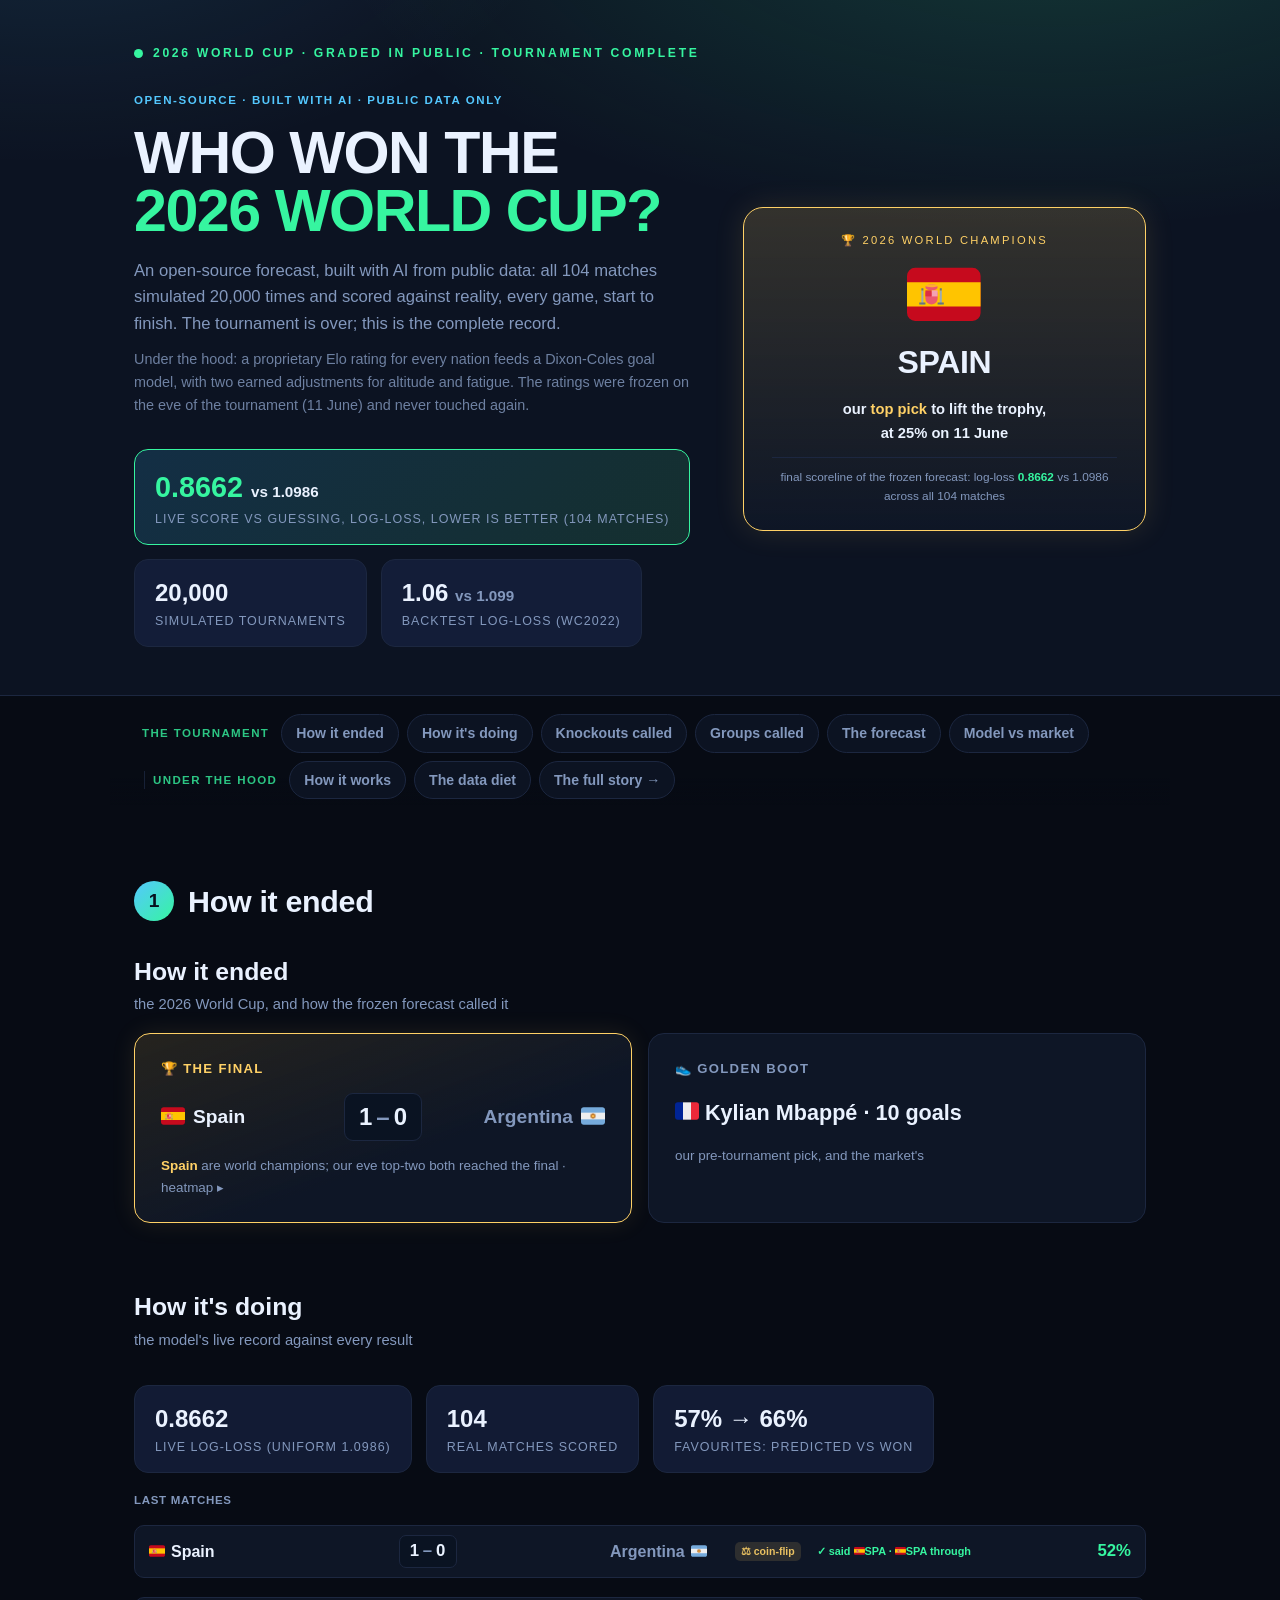
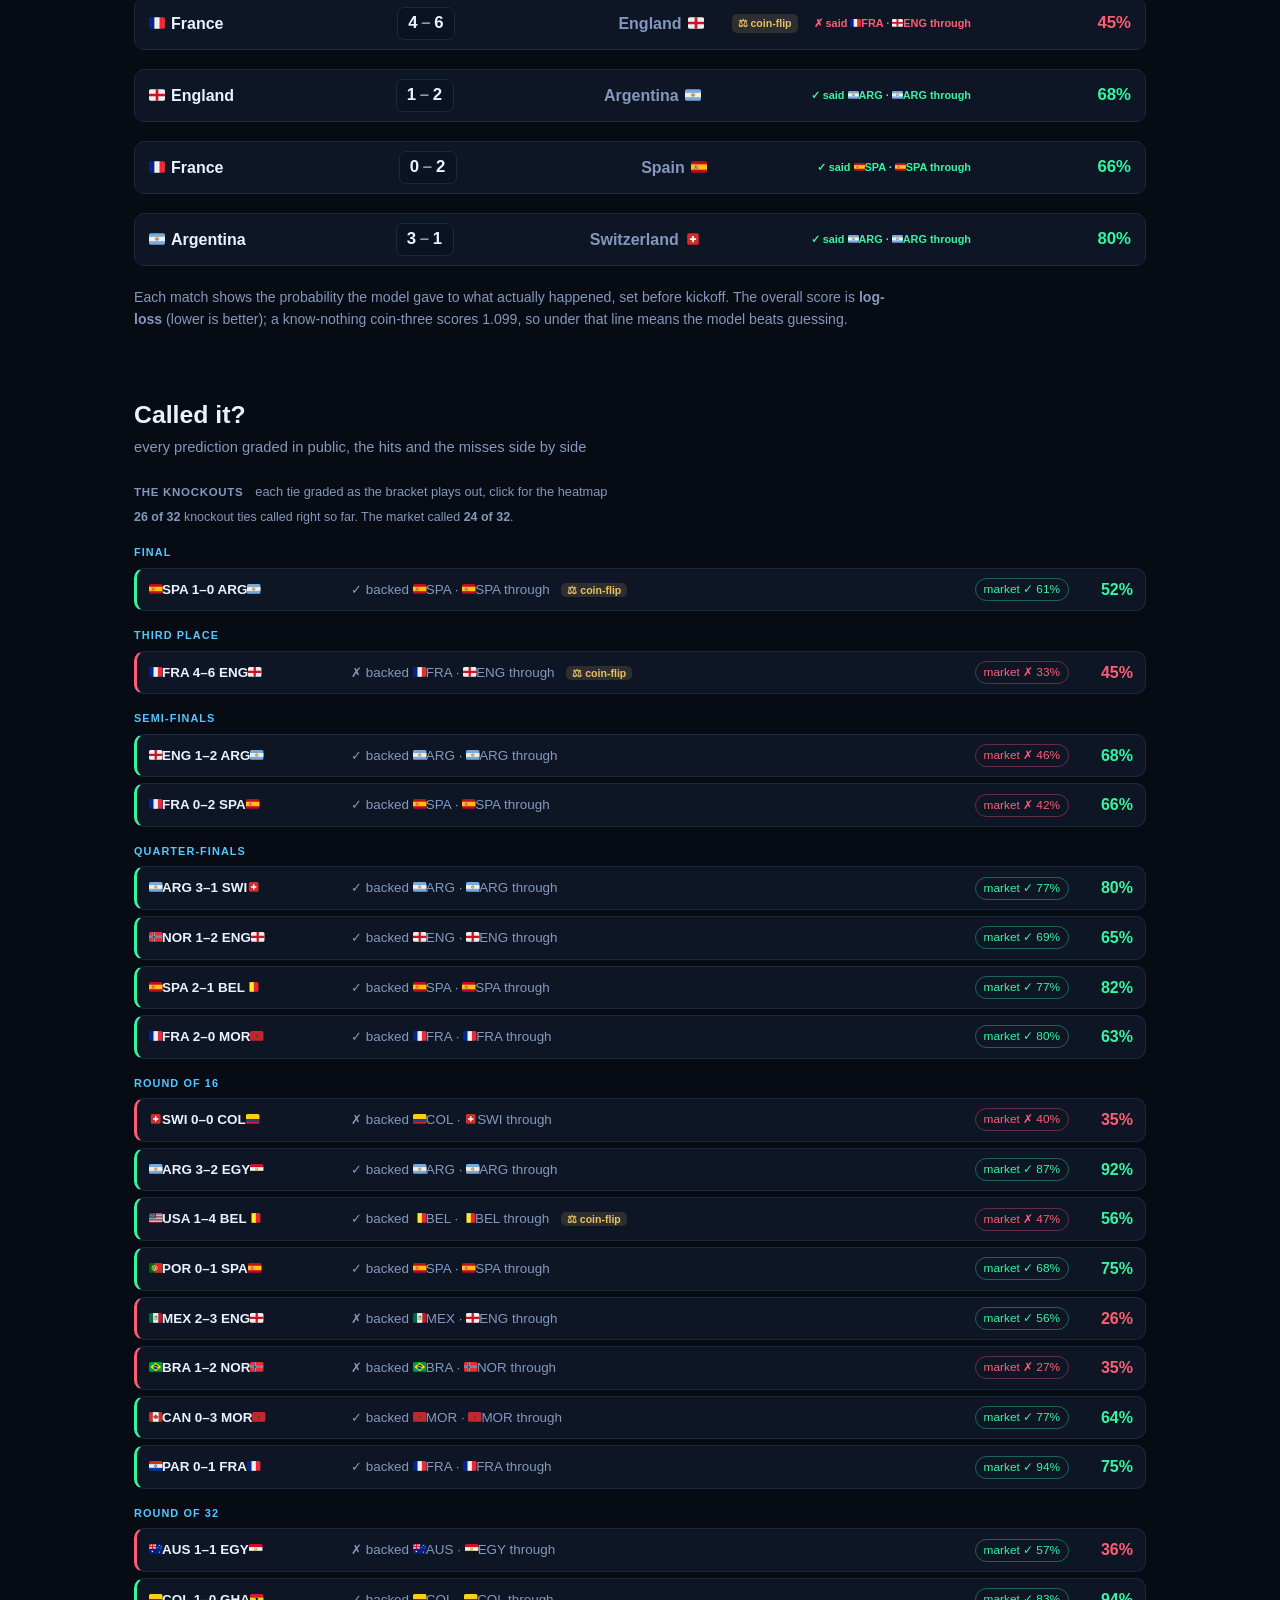
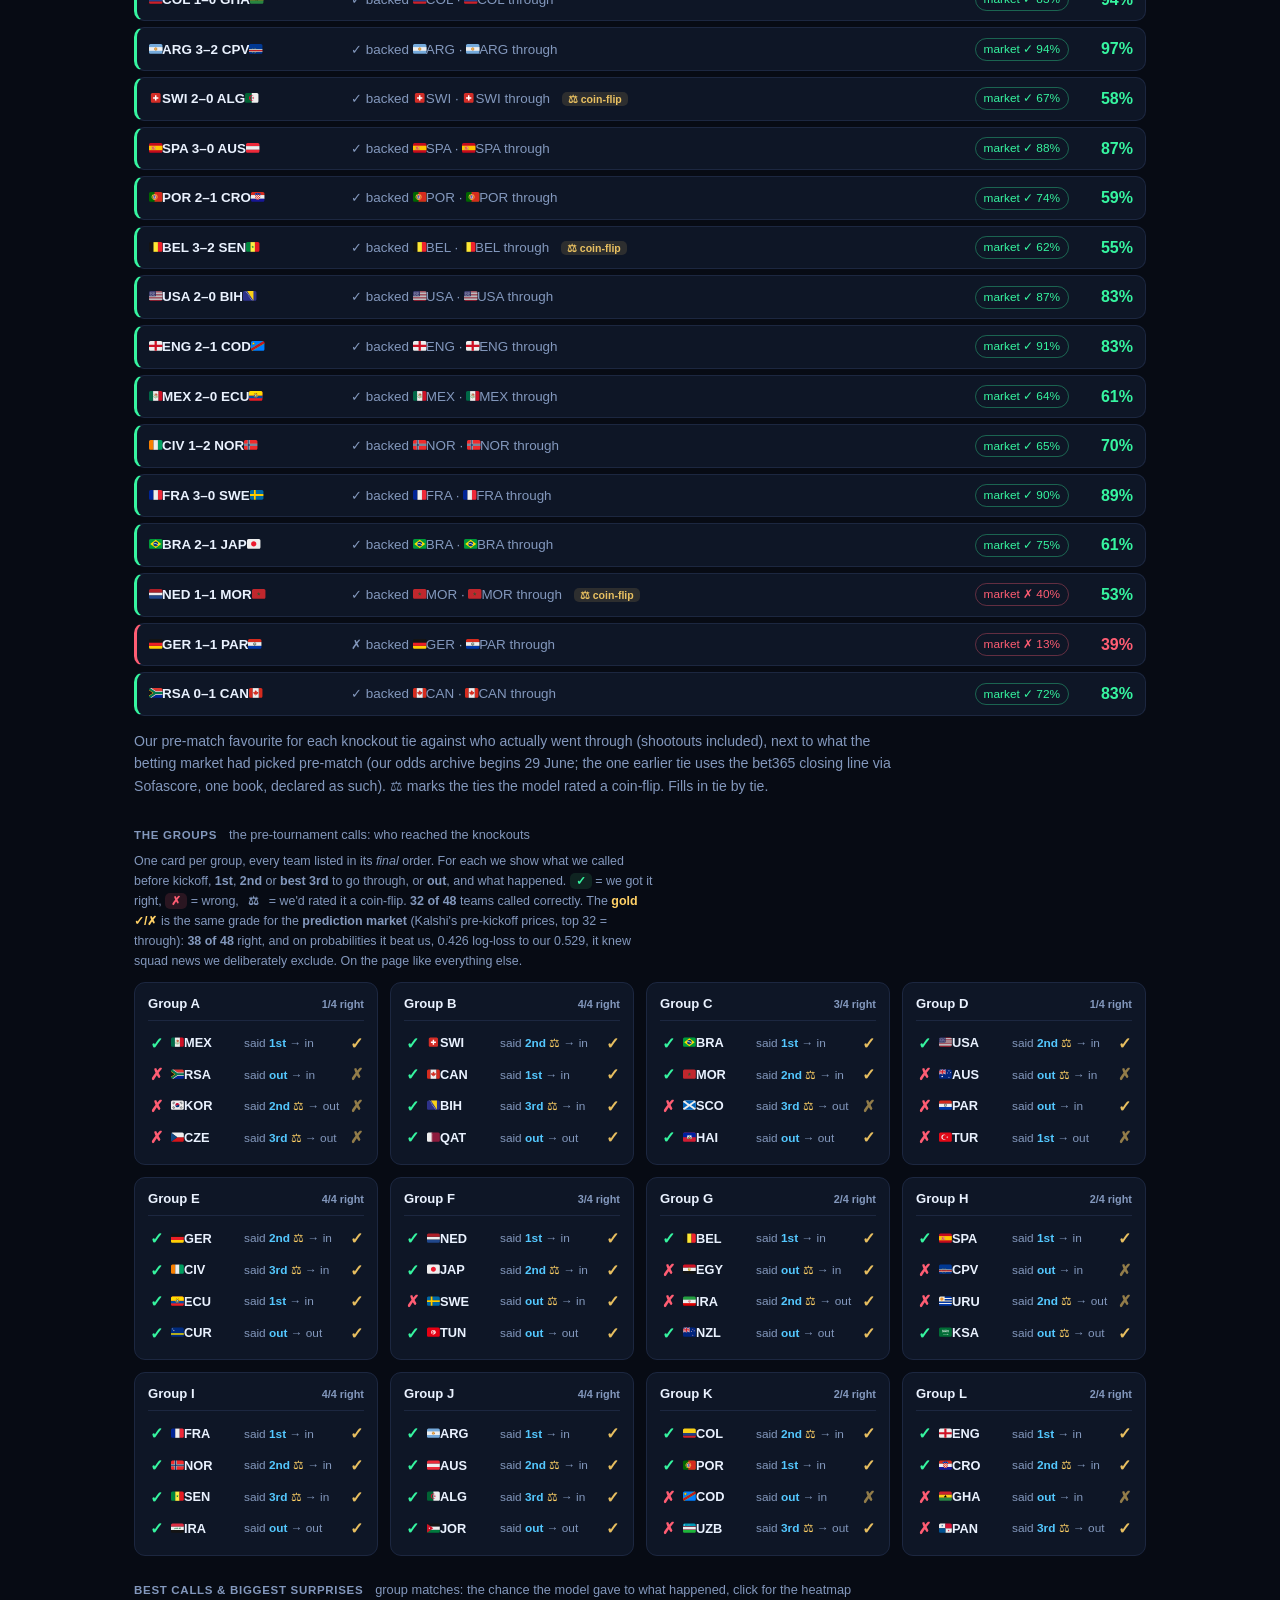
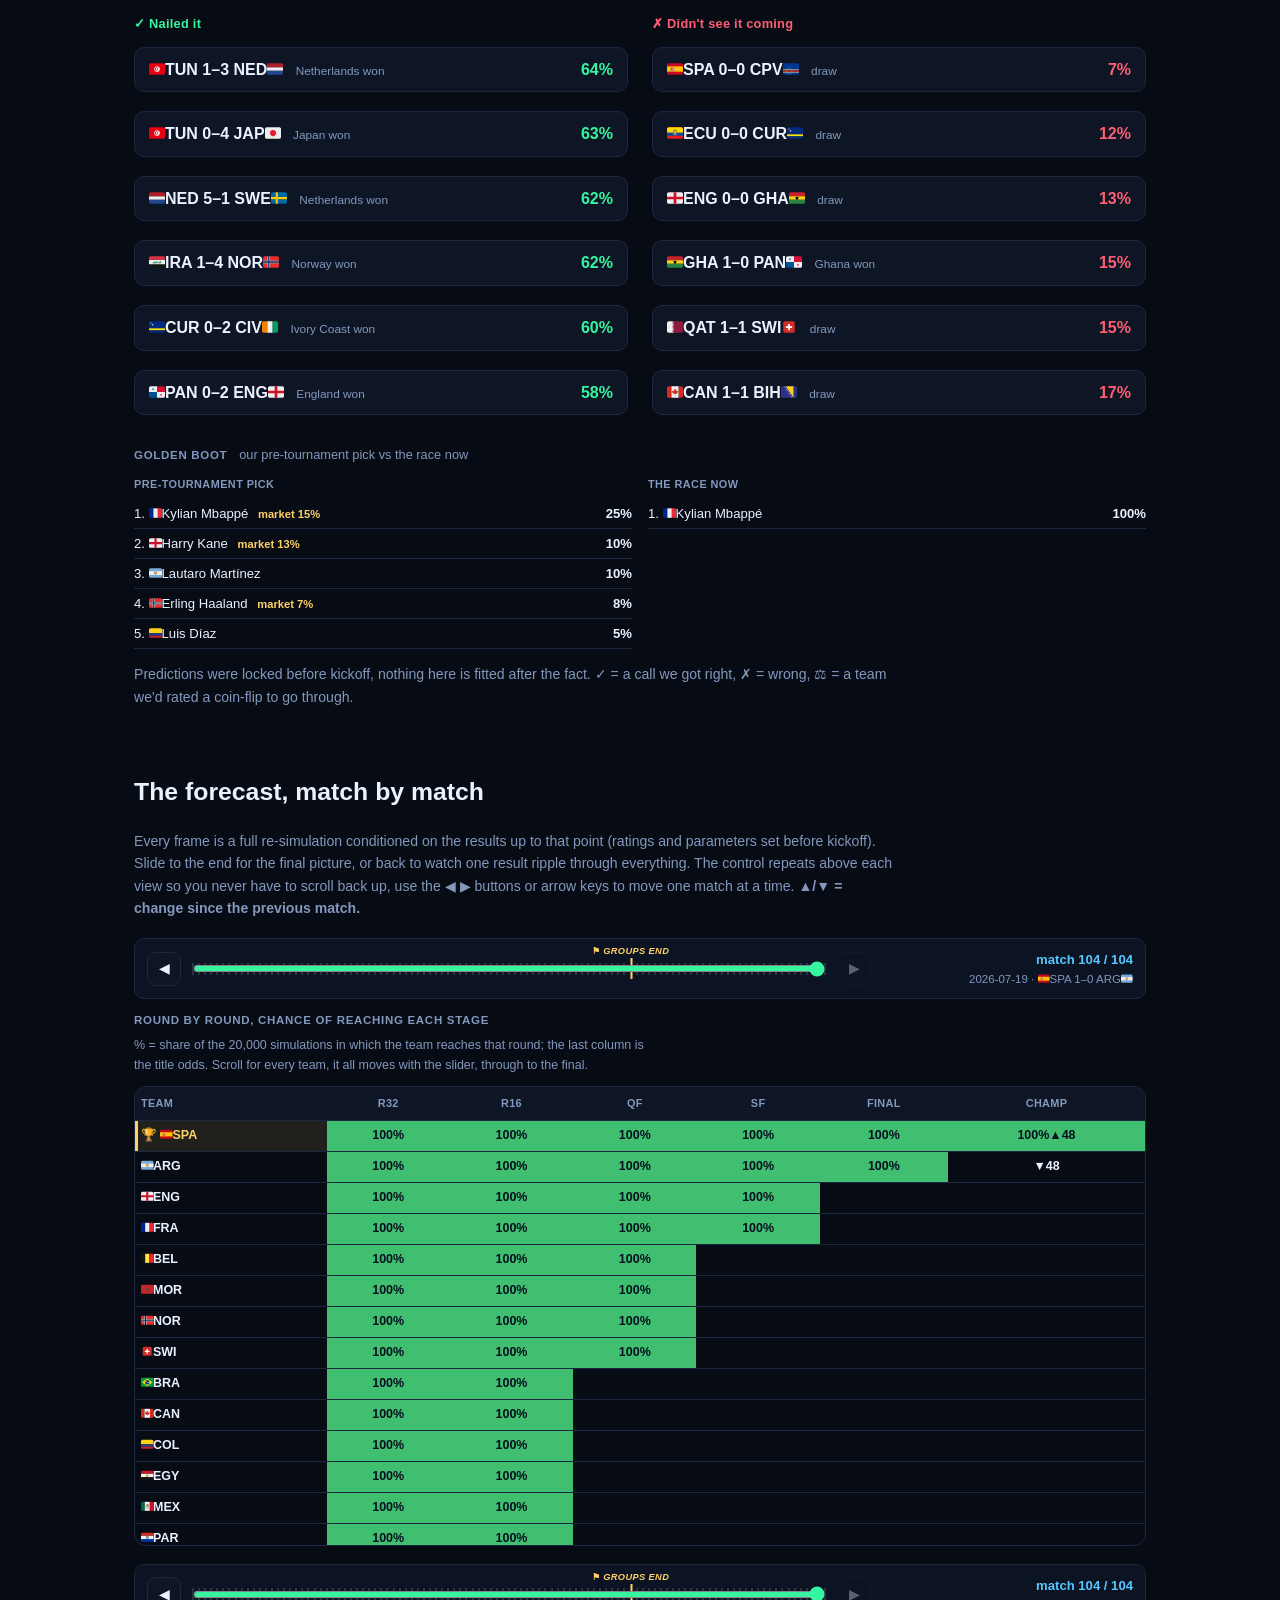
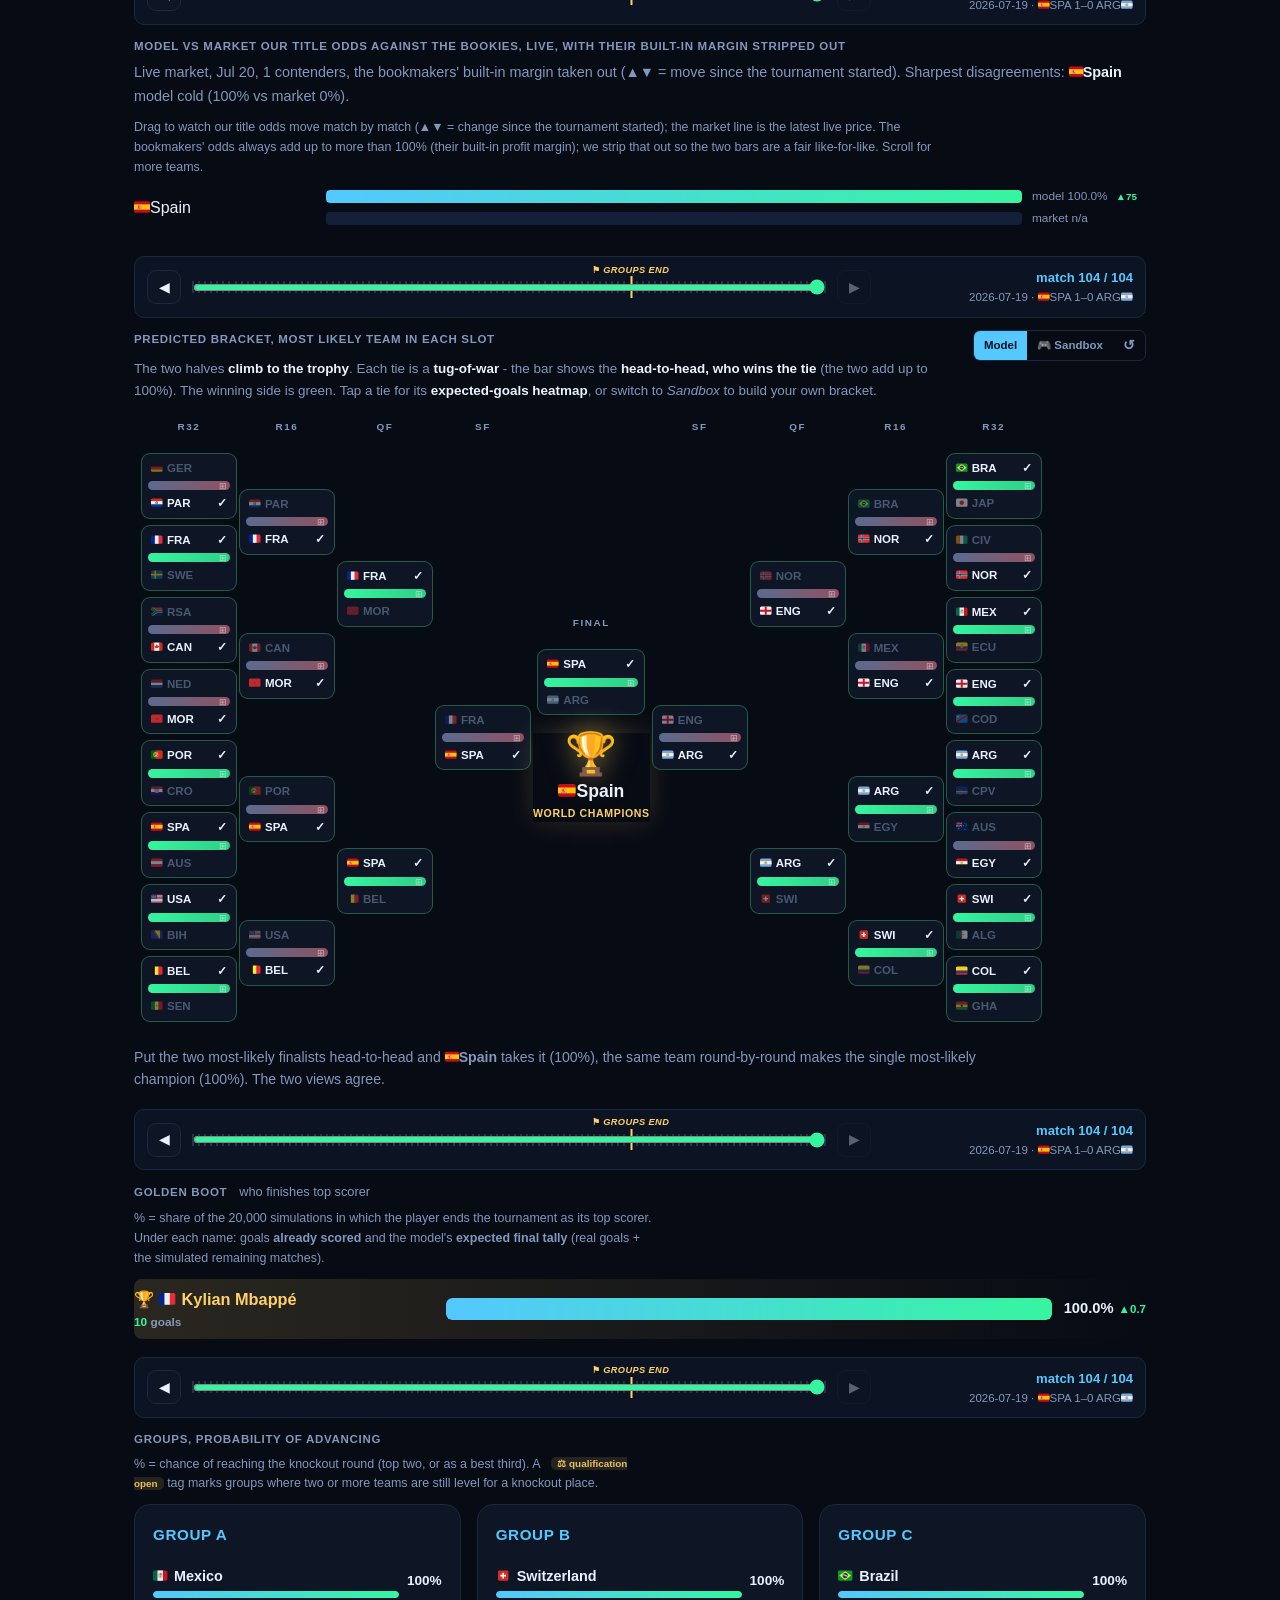
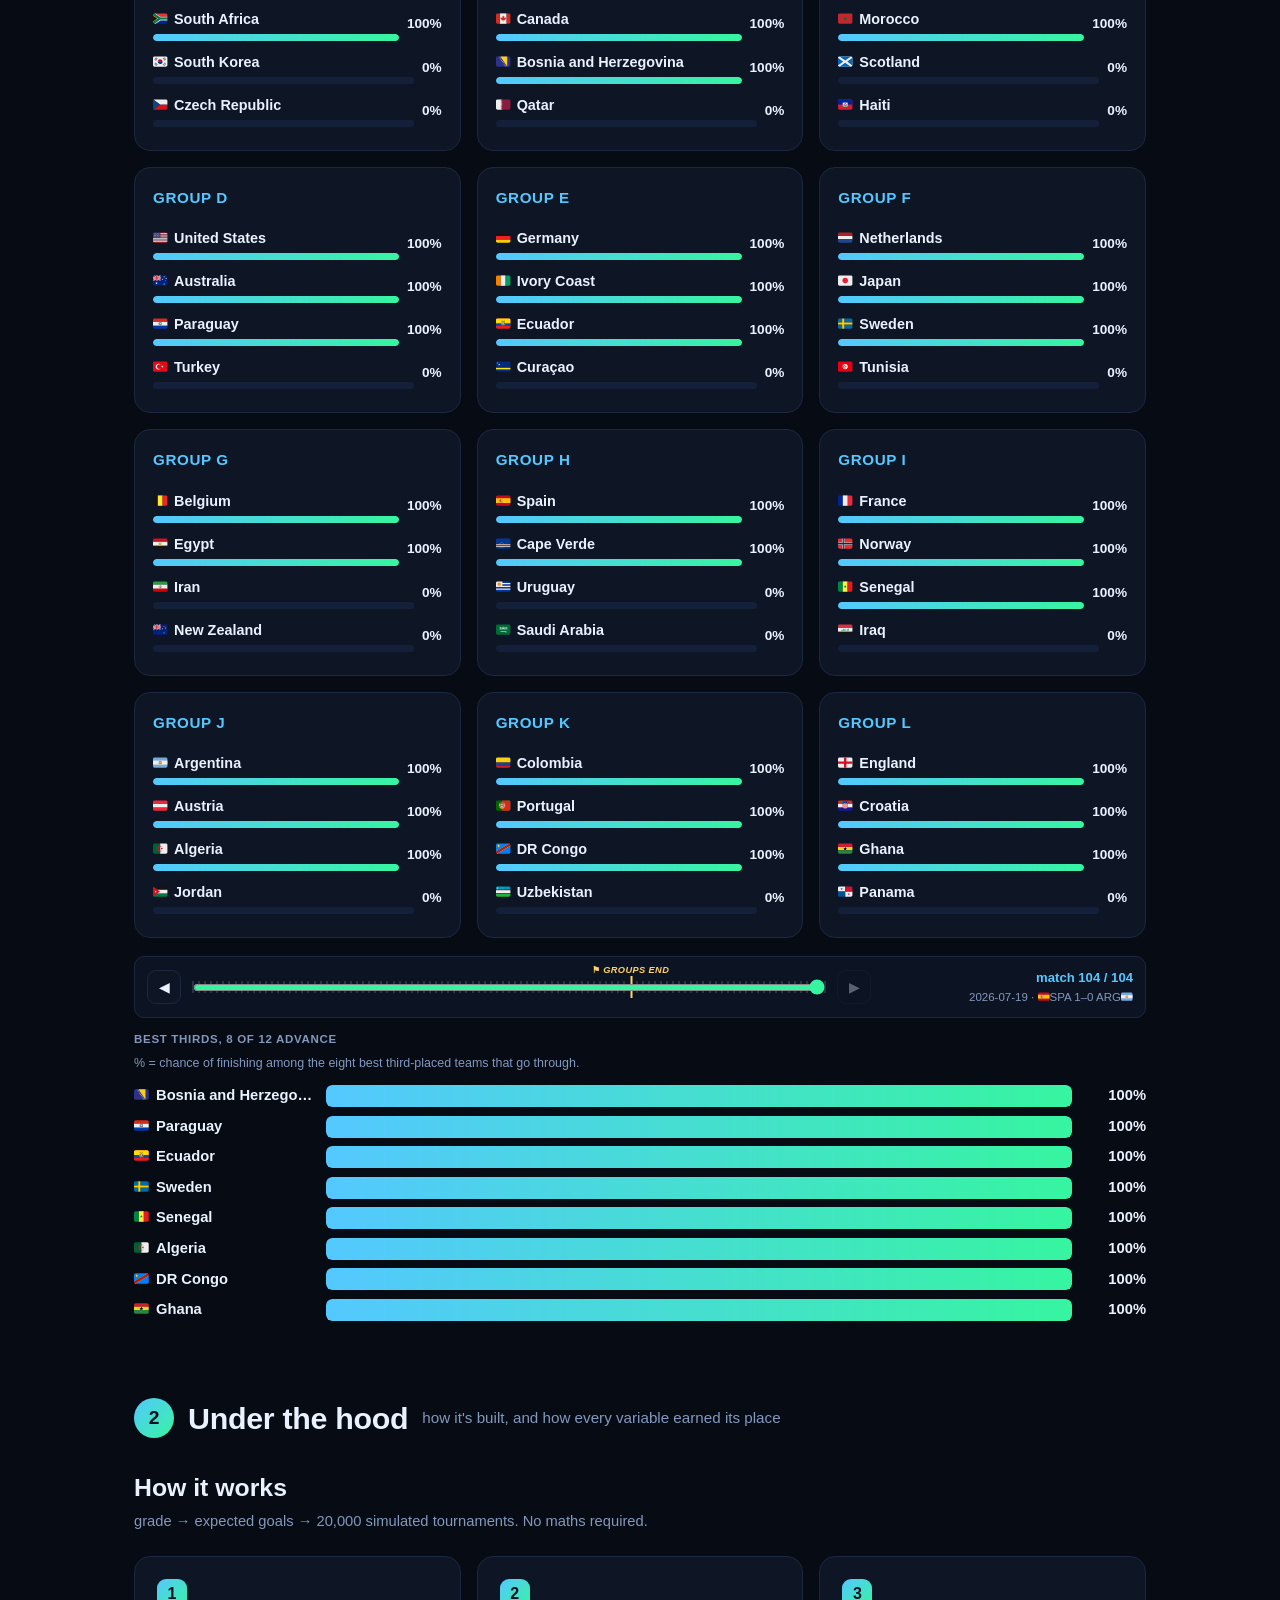
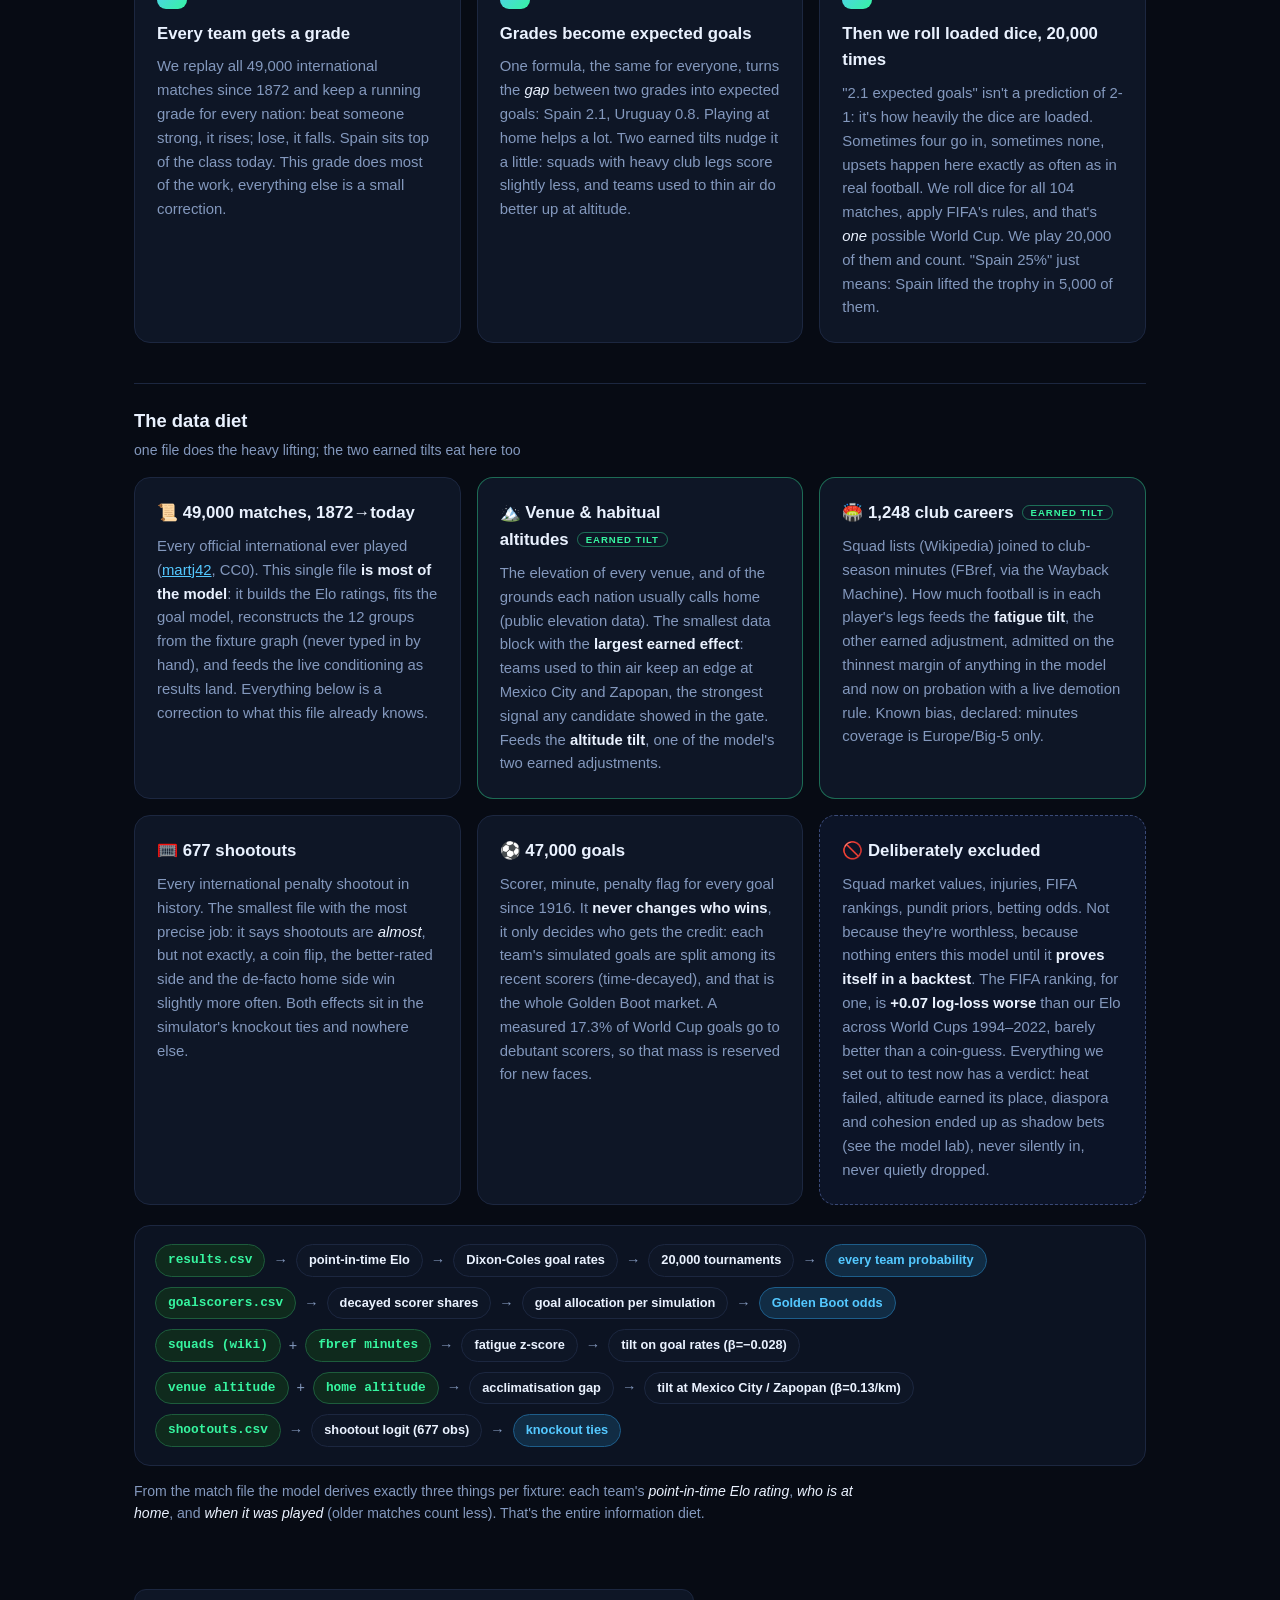
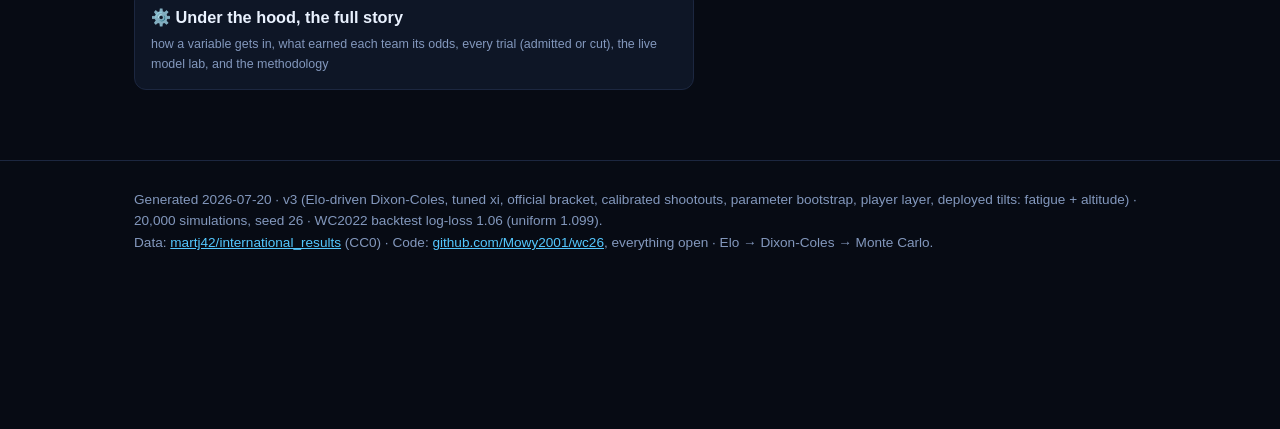
<file: site/index.html>
<!DOCTYPE html>
<html lang="en">
<head>
<meta charset="UTF-8">
<meta name="viewport" content="width=device-width, initial-scale=1.0">
<title>WC26, Probabilistic World Cup 2026</title>
<link rel="stylesheet" href="style.css?v=202607201445">
</head>
<body>

<header class="hero">
  <div class="wrap">
    <div class="live-strip" id="live-strip"><span class="dot"></span> 2026 World Cup · graded in public</div>
    <div class="hero-grid">
      <div>
        <div class="eyebrow">Open-source · built with AI · public data only</div>
        <h1>Who won the<br><em>2026 World Cup?</em></h1>
        <p class="lede">An open-source forecast, built with AI from public data: all 104 matches simulated
        20,000 times and scored against reality, every game, start to finish. The tournament is over;
        this is the complete record.</p>
        <p class="lede-sub">Under the hood: a proprietary Elo rating for every nation feeds a Dixon-Coles
        goal model, with two earned adjustments for altitude and fatigue. The ratings were frozen on the eve
        of the tournament (11 June) and never touched again.</p>
        <div class="hero-stats" id="hero-stats"></div>
      </div>
      <div class="hero-champ" id="hero-leader"></div>
    </div>
  </div>
</header>

<nav class="toc wrap">
  <span class="toc-group">The tournament</span>
  <a href="#next">How it ended</a>
  <a href="#track">How it's doing</a>
  <a href="#reality-ko">Knockouts called</a>
  <a href="#reality-groups">Groups called</a>
  <a href="#forecast">The forecast</a>
  <a href="#market">Model vs market</a>
  <span class="toc-group">Under the hood</span>
  <a href="#idea">How it works</a>
  <a href="#data">The data diet</a>
  <a href="under-the-hood.html">The full story →</a>
</nav>

<main class="wrap">

<div class="act-divider"><span class="act-num">1</span> How it ended</div>

<section id="next">
  <h2>Next matches <span class="sub">our model vs the betting market, click a game for the score heatmap</span></h2>
  <p class="note" id="next-note" style="margin-top:-6px;margin-bottom:14px"></p>
  <div id="next-board" class="nm-grid"></div>
</section>

<section id="track">
  <h2>How it's doing <span class="sub">the model's live record against every result</span></h2>
  <div id="track-head" class="hero-stats"></div>
  <div style="margin-top:18px"><div class="tl-h">Last matches</div>
    <div id="track-matches" class="chart"></div></div>
  <p class="note">Each match shows the probability the model gave to what actually happened, set before
  kickoff. The overall score is <strong>log-loss</strong> (lower is better); a know-nothing coin-three
  scores 1.099, so under that line means the model beats guessing.</p>
</section>

<section id="reality">
  <h2>Called it? <span class="sub">every prediction graded in public, the hits and the misses side by side</span></h2>

  <div class="tl-h" id="reality-ko">The knockouts <span class="tlh-sub">each tie graded as the bracket plays out, click for the heatmap</span></div>
  <div id="rc-ko"></div>
  <p class="note">Our pre-match favourite for each knockout tie against who actually went through
  (shootouts included), next to what the betting market had picked pre-match (our odds archive begins
  29 June; the one earlier tie uses the bet365 closing line via Sofascore, one book, declared as such).
  ⚖ marks the ties the model rated a coin-flip. Fills in tie by tie.</p>

  <div class="tl-h" style="margin-top:28px" id="reality-groups">The groups <span class="tlh-sub">the pre-tournament calls: who reached the knockouts</span></div>
  <p class="chart-cap" id="rc-groups-lead"></p>
  <div id="rc-groups"></div>
  <div class="tl-h" style="margin-top:24px">Best calls &amp; biggest surprises
    <span class="tlh-sub">group matches: the chance the model gave to what happened, click for the heatmap</span></div>
  <div class="bw-grid">
    <div><div class="bw-lab good">✓ Nailed it</div><div id="track-best" class="chart"></div></div>
    <div><div class="bw-lab bad">✗ Didn't see it coming</div><div id="track-worst" class="chart"></div></div>
  </div>
  <div class="tl-h" style="margin-top:24px">Golden Boot <span class="tlh-sub">our pre-tournament pick vs the race now</span></div>
  <div id="rc-gb"></div>
  <p class="note">Predictions were locked before kickoff, nothing here is fitted after the fact.
  ✓ = a call we got right, ✗ = wrong, ⚖ = a team we'd rated a coin-flip to go through.</p>
</section>



<section id="forecast">
  <h2>The forecast, match by match</h2>
  <p class="note" style="margin-top:-4px;margin-bottom:14px">Every frame is a full re-simulation
  conditioned on the results up to that point (ratings and parameters set before kickoff). Slide to the
  end for the final picture, or back to watch one result ripple through everything. The control
  repeats above each view so you never have to scroll back up, use the ◀ ▶ buttons or arrow keys
  to move one match at a time. <strong>▲/▼ = change since the previous match.</strong></p>

  <div class="fc-block"><div class="fc-bar"></div>
    <div class="tl-h">Round by round, chance of reaching each stage</div>
    <p class="chart-cap">% = share of the 20,000 simulations in which the team reaches that round; the last
    column is the title odds. Scroll for every team, it all moves with the slider, through to the final.</p>
    <div class="rr-scroll"><table id="fc-rounds" class="rounds-table"></table></div></div>
  <div class="fc-block" id="market"><div class="fc-bar"></div>
    <div class="tl-h">Model vs market <span class="sub">our title odds against the bookies, live, with their built-in margin stripped out</span></div>
    <p class="market-diverge" id="market-diverge"></p>
    <p class="chart-cap" style="max-width:820px">Drag to watch our title odds move match by match (▲▼ = change since the tournament started); the market line is the latest live price. The bookmakers' odds always add up to more than 100% (their built-in profit margin); we strip that out so the two bars are a fair like-for-like. Scroll for more teams.</p>
    <div id="market-chart" class="chart market-scroll"></div></div>
  <div class="fc-block"><div class="fc-bar"></div>
    <div class="tl-h">Predicted bracket, most likely team in each slot
      <span class="bk-toggle" id="bk-toggle">
        <button type="button" data-mode="model" class="on">Model</button><button type="button" data-mode="sandbox">🎮 Sandbox</button><button type="button" data-act="reset" title="clear your picks">↺</button>
      </span></div>
    <p class="bracket-legend" id="bracket-legend"></p>
    <div id="fc-bracket" class="bracket-scroll"></div>
    <p class="note" id="bracket-why" style="max-width:880px"></p></div>
  <div class="fc-block"><div class="fc-bar"></div>
    <div class="tl-h">Golden Boot <span class="tlh-sub">who finishes top scorer</span></div>
    <p class="chart-cap">% = share of the 20,000 simulations in which the player ends the tournament as
    its top scorer. Under each name: goals <strong>already scored</strong> and the model's
    <strong>expected final tally</strong> (real goals + the simulated remaining matches).</p>
    <div id="fc-gb" class="chart gb-big"></div></div>
  <div class="fc-block"><div class="fc-bar"></div>
    <div class="tl-h">Groups, probability of advancing</div>
    <p class="chart-cap">% = chance of reaching the knockout round (top two, or as a best third).
    A <span class="tight-badge">⚖ qualification open</span> tag marks groups where two or more teams are
    still level for a knockout place.</p>
    <div id="fc-groups" class="groups-grid"></div></div>
  <div class="fc-block"><div class="fc-bar"></div>
    <div class="tl-h">Best thirds, 8 of 12 advance</div>
    <p class="chart-cap">% = chance of finishing among the eight best third-placed teams that go through.</p>
    <div id="fc-thirds" class="chart"></div></div>
</section>






<div class="act-divider"><span class="act-num">2</span> Under the hood <span class="act-sub">how it's built, and how every variable earned its place</span></div>



<section id="idea">
  <h2>How it works <span class="sub">grade → expected goals → 20,000 simulated tournaments. No maths required.</span></h2>
  <div class="cards3">
    <div class="card">
      <div class="card-step">1</div>
      <h3>Every team gets a grade</h3>
      <p>We replay all 49,000 international matches since 1872 and keep a running
      grade for every nation: beat someone strong, it rises; lose, it falls. Spain
      sits top of the class today. This grade does most of the work, everything
      else is a small correction.</p>
    </div>
    <div class="card">
      <div class="card-step">2</div>
      <h3>Grades become expected goals</h3>
      <p>One formula, the same for everyone, turns the <em>gap</em> between two
      grades into expected goals: Spain 2.1, Uruguay 0.8. Playing at home helps a
      lot. Two earned tilts nudge it a little: squads with heavy club legs score
      slightly less, and teams used to thin air do better up at altitude.</p>
    </div>
    <div class="card">
      <div class="card-step">3</div>
      <h3>Then we roll loaded dice, 20,000 times</h3>
      <p>"2.1 expected goals" isn't a prediction of 2-1: it's how heavily the dice are loaded.
      Sometimes four go in, sometimes none, upsets happen here exactly as often
      as in real football. We roll dice for all 104 matches, apply FIFA's rules,
      and that's <em>one</em> possible World Cup. We play 20,000 of them and count.
      "Spain 25%" just means: Spain lifted the trophy in 5,000 of them.</p>
    </div>
  </div>
  <h3 class="merge-sub" id="data">The data diet <span class="sub">one file does the heavy lifting; the two earned tilts eat here too</span></h3>
  <div class="cards32">
    <div class="card">
      <h3>📜 49,000 matches, 1872→today</h3>
      <p>Every official international ever played (<a href="https://github.com/martj42/international_results">martj42</a>, CC0).
      This single file <strong>is most of the model</strong>: it builds the Elo ratings, fits the goal
      model, reconstructs the 12 groups from the fixture graph (never typed in by hand), and feeds the
      live conditioning as results land. Everything below is a correction to what this file already
      knows.</p>
    </div>
    <div class="card earned">
      <h3>🏔️ Venue &amp; habitual altitudes</h3>
      <p>The elevation of every venue, and of the grounds each nation usually calls home (public
      elevation data). The smallest data block with the <strong>largest earned effect</strong>: teams used
      to thin air keep an edge at Mexico City and Zapopan, the strongest signal any candidate showed in
      the gate. Feeds the <strong>altitude tilt</strong>, one of the model's two earned adjustments.</p>
    </div>
    <div class="card earned">
      <h3>🏟️ 1,248 club careers</h3>
      <p>Squad lists (Wikipedia) joined to club-season minutes (FBref, via the Wayback Machine). How much
      football is in each player's legs feeds the <strong>fatigue tilt</strong>, the other earned
      adjustment, admitted on the thinnest margin of anything in the model and now on probation with a
      live demotion rule. Known bias, declared: minutes coverage is Europe/Big-5 only.</p>
    </div>
    <div class="card">
      <h3>🥅 677 shootouts</h3>
      <p>Every international penalty shootout in history. The smallest file with the most precise job:
      it says shootouts are <em>almost</em>, but not exactly, a coin flip, the better-rated side and the
      de-facto home side win slightly more often. Both effects sit in the simulator's knockout ties and
      nowhere else.</p>
    </div>
    <div class="card">
      <h3>⚽ 47,000 goals</h3>
      <p>Scorer, minute, penalty flag for every goal since 1916. It <strong>never changes who wins</strong>,
      it only decides who gets the credit: each team's simulated goals are split among its recent
      scorers (time-decayed), and that is the whole Golden Boot market. A measured 17.3% of World Cup
      goals go to debutant scorers, so that mass is reserved for new faces.</p>
    </div>
    <div class="card off">
      <h3>🚫 Deliberately excluded</h3>
      <p>Squad market values, injuries, FIFA rankings, pundit priors, betting odds.
      Not because they're worthless, because nothing enters this model until it
      <strong>proves itself in a backtest</strong>. The FIFA ranking, for one, is
      <strong>+0.07 log-loss worse</strong> than our Elo across World Cups 1994–2022,
      barely better than a coin-guess. Everything we set out to test now has a verdict:
      heat failed, altitude earned its place, diaspora and cohesion ended up as shadow
      bets (see the model lab), never silently in, never quietly dropped.</p>
    </div>
  </div>
  <div class="lineage">
    <div class="flow">
      <span class="node file">results.csv</span><span class="arr">→</span>
      <span class="node">point-in-time Elo</span><span class="arr">→</span>
      <span class="node">Dixon-Coles goal rates</span><span class="arr">→</span>
      <span class="node">20,000 tournaments</span><span class="arr">→</span>
      <span class="node out">every team probability</span>
    </div>
    <div class="flow">
      <span class="node file">goalscorers.csv</span><span class="arr">→</span>
      <span class="node">decayed scorer shares</span><span class="arr">→</span>
      <span class="node">goal allocation per simulation</span><span class="arr">→</span>
      <span class="node out">Golden Boot odds</span>
    </div>
    <div class="flow">
      <span class="node file">squads (wiki)</span><span class="arr">+</span>
      <span class="node file">fbref minutes</span><span class="arr">→</span>
      <span class="node">fatigue z-score</span><span class="arr">→</span>
      <span class="node">tilt on goal rates (β=−0.028)</span>
    </div>
    <div class="flow">
      <span class="node file">venue altitude</span><span class="arr">+</span>
      <span class="node file">home altitude</span><span class="arr">→</span>
      <span class="node">acclimatisation gap</span><span class="arr">→</span>
      <span class="node">tilt at Mexico City / Zapopan (β=0.13/km)</span>
    </div>
    <div class="flow">
      <span class="node file">shootouts.csv</span><span class="arr">→</span>
      <span class="node">shootout logit (677 obs)</span><span class="arr">→</span>
      <span class="node out">knockout ties</span>
    </div>
  </div>
  <p class="note">From the match file the model derives exactly three things per fixture:
  each team's <em>point-in-time Elo rating</em>, <em>who is at home</em>, and <em>when it
  was played</em> (older matches count less). That's the entire information diet.</p>
</section>

<div class="hood-link-row">
  <a class="doc-link hood-link" href="under-the-hood.html">⚙️ Under the hood, the full story
    <span>how a variable gets in, what earned each team its odds, every trial (admitted or cut),
    the live model lab, and the methodology</span></a>
</div>

</main>

<footer>
  <div class="wrap">
    <p id="footer-meta"></p>
    <p>Data: <a href="https://github.com/martj42/international_results">martj42/international_results</a> (CC0)
    · Code: <a href="https://github.com/Mowy2001/wc26">github.com/Mowy2001/wc26</a>, everything open · Elo → Dixon-Coles → Monte Carlo.</p>
  </div>
</footer>

<script src="data.js?v=202607201445"></script>
<script src="app.js?v=202607201445"></script>
</body>
</html>
</file>
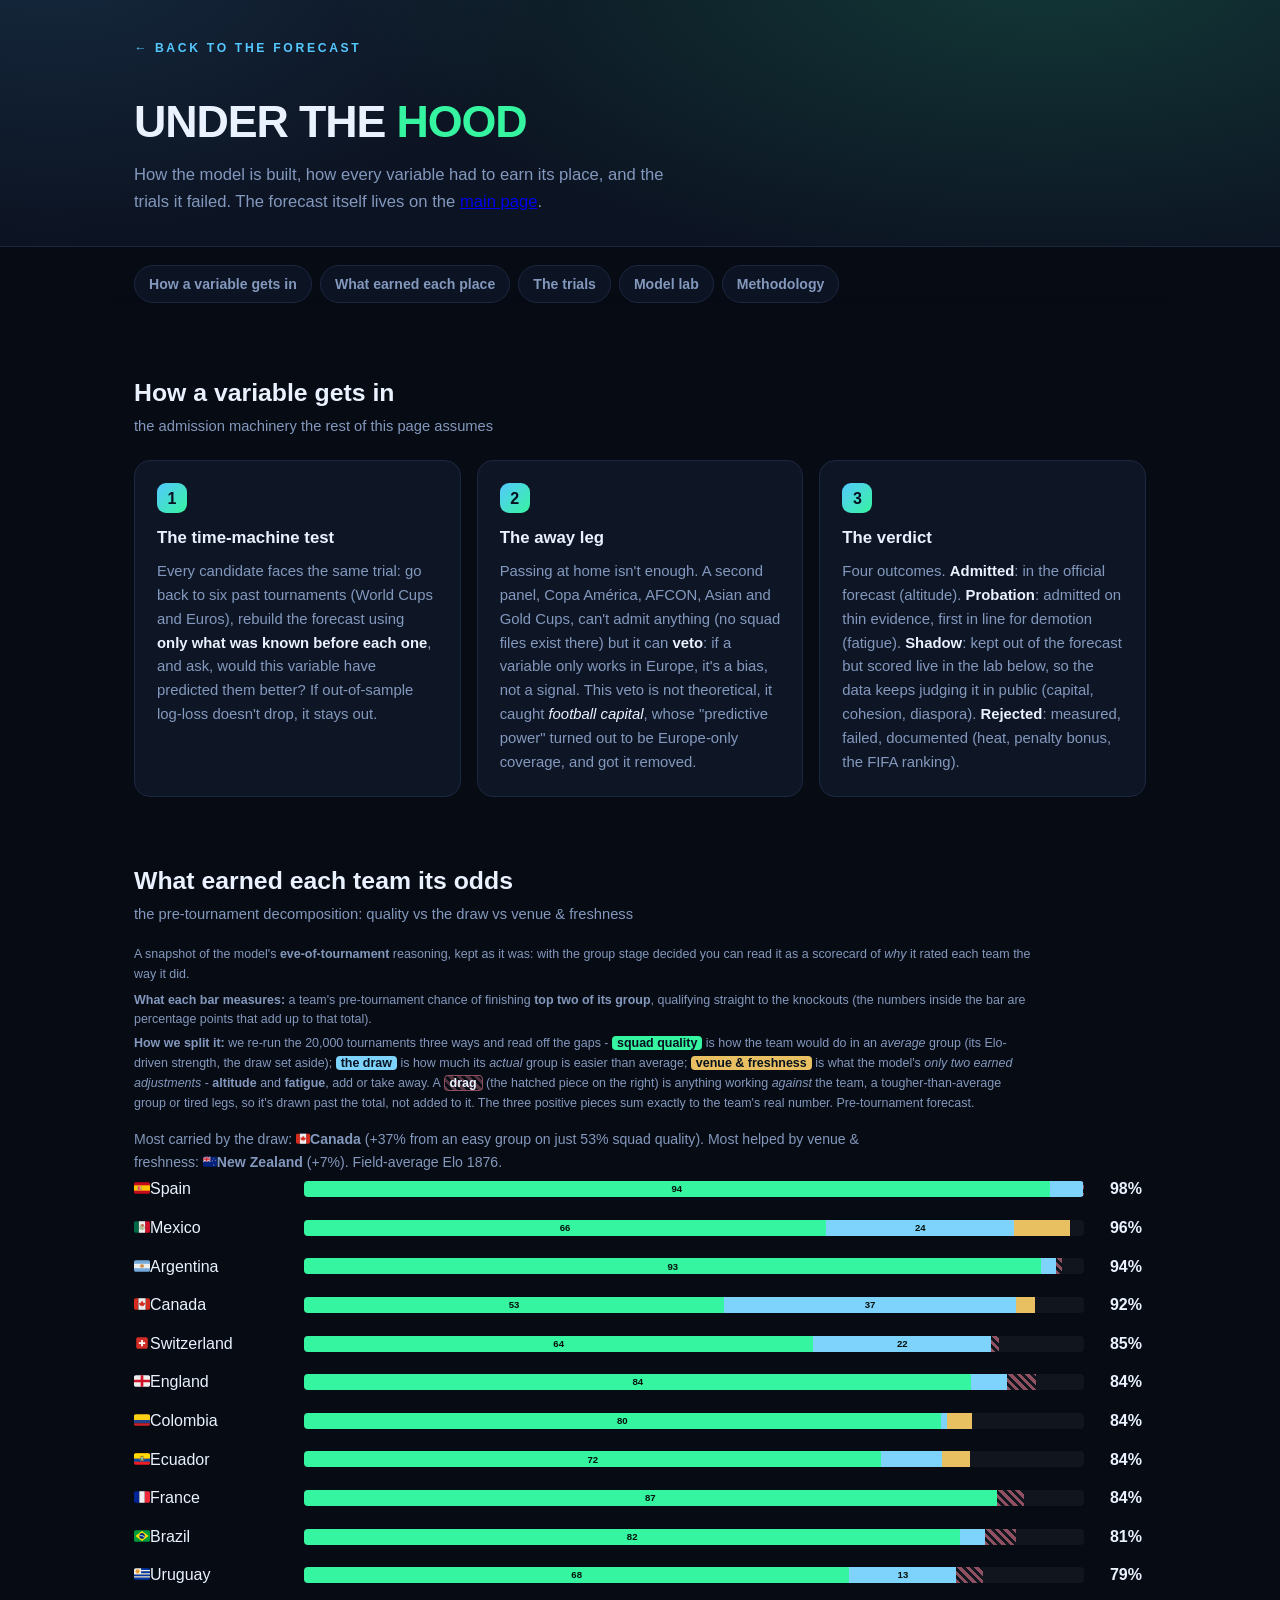
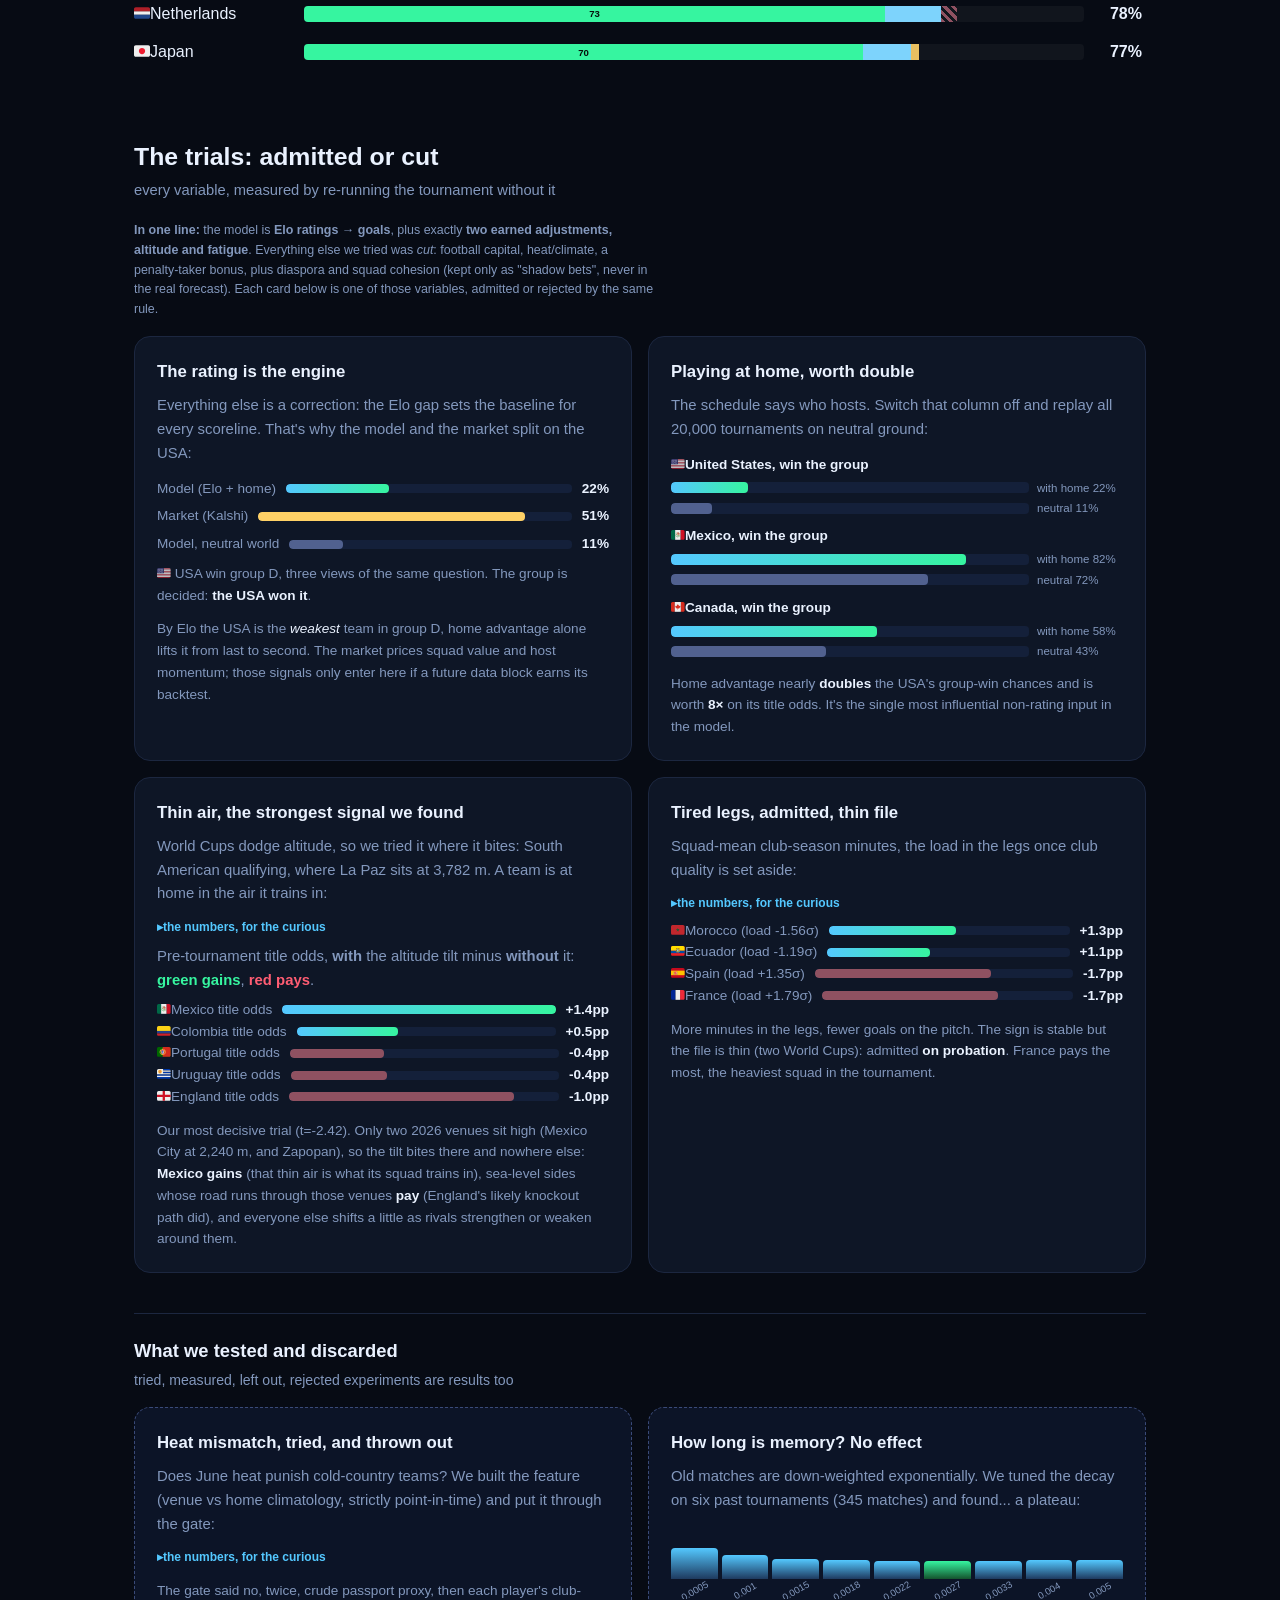
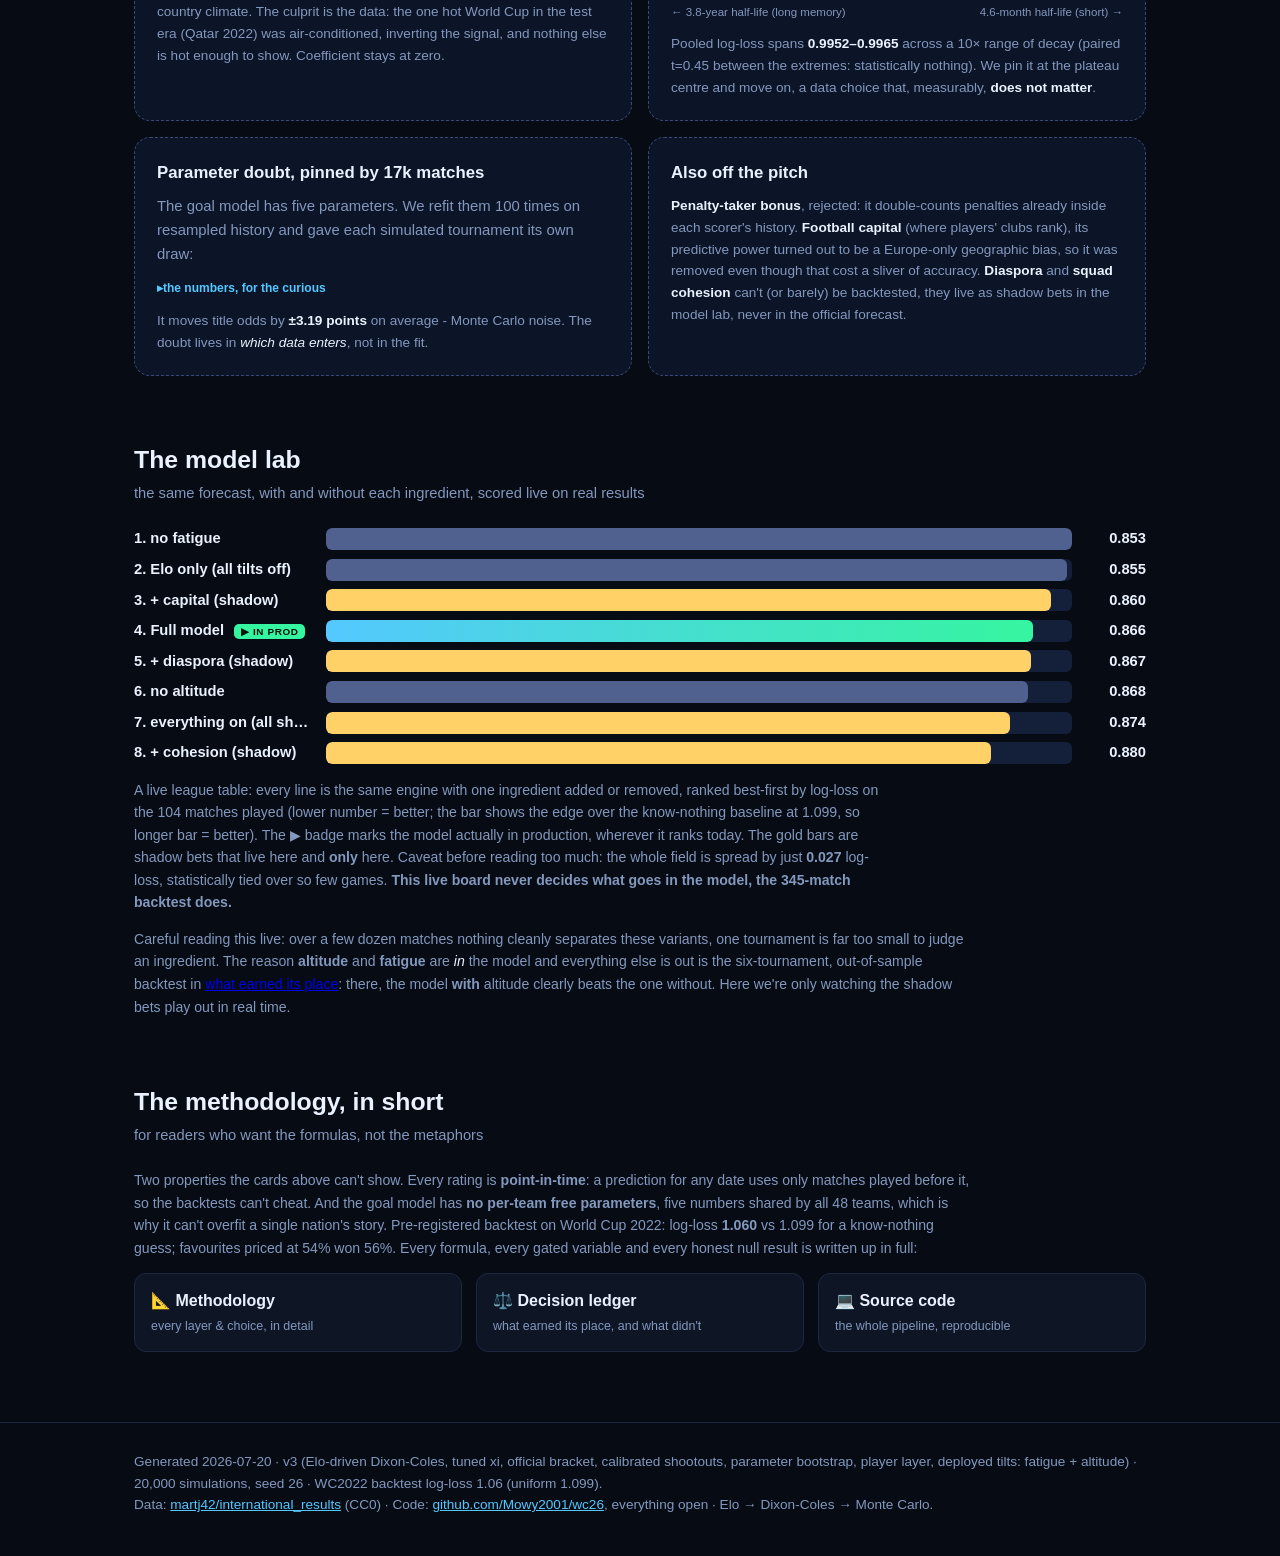
<file: site/under-the-hood.html>
<!DOCTYPE html>
<html lang="en">
<head>
<meta charset="UTF-8">
<meta name="viewport" content="width=device-width, initial-scale=1.0">
<title>Under the hood · WC26, Probabilistic World Cup 2026</title>
<link rel="stylesheet" href="style.css?v=202607201445">
</head>
<body>

<header class="hero hero-sub">
  <div class="wrap">
    <div class="live-strip"><a href="index.html" class="back-link">← Back to the forecast</a></div>
    <h1 style="margin-top:14px">Under the <em>hood</em></h1>
    <p class="lede">How the model is built, how every variable had to earn its place, and the
    trials it failed. The forecast itself lives on the <a href="index.html">main page</a>.</p>
  </div>
</header>

<nav class="toc wrap">
  <a href="#gate">How a variable gets in</a>
  <a href="#drivers">What earned each place</a>
  <a href="#influence">The trials</a>
  <a href="#lab">Model lab</a>
  <a href="#method">Methodology</a>
</nav>

<main class="wrap">



<section id="gate">
  <h2>How a variable gets in <span class="sub">the admission machinery the rest of this page assumes</span></h2>
  <div class="cards3">
    <div class="card">
      <div class="card-step">1</div>
      <h3>The time-machine test</h3>
      <p>Every candidate faces the same trial: go back to six past tournaments (World Cups and
      Euros), rebuild the forecast using <strong>only what was known before each one</strong>, and ask,
      would this variable have predicted them better? If out-of-sample log-loss doesn't drop, it stays
      out.</p>
    </div>
    <div class="card">
      <div class="card-step">2</div>
      <h3>The away leg</h3>
      <p>Passing at home isn't enough. A second panel, Copa América, AFCON, Asian and Gold Cups, can't
      admit anything (no squad files exist there) but it can <strong>veto</strong>: if a variable only works
      in Europe, it's a bias, not a signal. This veto is not theoretical, it caught <em>football
      capital</em>, whose "predictive power" turned out to be Europe-only coverage, and got it removed.</p>
    </div>
    <div class="card">
      <div class="card-step">3</div>
      <h3>The verdict</h3>
      <p>Four outcomes. <strong>Admitted</strong>: in the official forecast (altitude).
      <strong>Probation</strong>: admitted on thin evidence, first in line for demotion (fatigue).
      <strong>Shadow</strong>: kept out of the forecast but scored live in the lab below, so the data
      keeps judging it in public (capital, cohesion, diaspora). <strong>Rejected</strong>: measured,
      failed, documented (heat, penalty bonus, the FIFA ranking).</p>
    </div>
  </div>
</section>

<section id="drivers">
  <h2>What earned each team its odds <span class="sub">the pre-tournament decomposition: quality vs the draw vs venue &amp; freshness</span></h2>
  <p class="chart-cap" style="max-width:900px">A snapshot of the model's <strong>eve-of-tournament</strong> reasoning, kept as it was: with the group stage decided you can read it as a scorecard of <em>why</em> it rated each team the way it did.</p>
  <p class="chart-cap" style="margin-bottom:8px;max-width:900px"><strong>What each bar measures:</strong> a team's pre-tournament chance of
  finishing <strong>top two of its group</strong>, qualifying straight to the knockouts (the numbers inside
  the bar are percentage points that add up to that total).</p>
  <p class="chart-cap" style="margin-bottom:8px;max-width:900px"><strong>How we split it:</strong> we re-run the 20,000
  tournaments three ways and read off the gaps -
  <b class="dr-k strength">squad quality</b> is how the team would do in an <em>average</em> group (its
  Elo-driven strength, the draw set aside);
  <b class="dr-k draw">the draw</b> is how much its <em>actual</em> group is easier than average;
  <b class="dr-k tilt">venue &amp; freshness</b> is what the model's <em>only two earned adjustments</em> -
  <strong>altitude</strong> and <strong>fatigue</strong>, add or take away.
  A <b class="dr-k drag">drag</b> (the hatched piece on the right) is anything working <em>against</em> the
  team, a tougher-than-average group or tired legs, so it's drawn past the total, not added to it.
  The three positive pieces sum exactly to the team's real number. Pre-tournament forecast.</p>
  <p class="note" id="drivers-note"></p>
  <div id="drivers-board" class="chart"></div>
</section>

<section id="influence">
  <h2>The trials: admitted or cut <span class="sub">every variable, measured by re-running the tournament without it</span></h2>
  <p class="chart-cap" style="margin-bottom:16px"><strong>In one line:</strong> the model is
  <strong>Elo ratings → goals</strong>, plus exactly <strong>two earned adjustments, altitude and
  fatigue</strong>. Everything else we tried was <em>cut</em>: football capital, heat/climate,
  a penalty-taker bonus, plus diaspora and squad cohesion (kept only as "shadow bets", never in
  the real forecast). Each card below is one of those variables, admitted or rejected by the same rule.</p>
  <div class="cards-2col">
    <div class="card">
      <h3>The rating is the engine</h3>
      <p class="mini-intro">Everything else is a correction: the Elo gap sets the baseline
      for every scoreline. That's why the model and the market split on the USA:</p>
      <div id="usa-case"></div>
      <p class="mini-note">By Elo the USA is the <em>weakest</em> team in group D, home
      advantage alone lifts it from last to second. The market prices squad value and host
      momentum; those signals only enter here if a future data block earns its backtest.</p>
    </div>
    <div class="card">
      <h3>Playing at home, worth double</h3>
      <p class="mini-intro">The schedule says who hosts. Switch that column off and replay
      all 20,000 tournaments on neutral ground:</p>
      <div id="host-ablation"></div>
      <p class="mini-note">Home advantage nearly <strong>doubles</strong> the USA's group-win
      chances and is worth <strong>8×</strong> on its title odds. It's the single most
      influential non-rating input in the model.</p>
    </div>
    <div class="card">
      <h3>Thin air, the strongest signal we found</h3>
      <p class="mini-intro">World Cups dodge altitude, so we tried it where it bites:
      South American qualifying, where La Paz sits at 3,782 m. A team is at home in the
      air it trains in:</p>
      <div id="altitude-card"></div>
      <p class="mini-note" id="altitude-note"></p>
    </div>
    <div class="card">
      <h3>Tired legs, admitted, thin file</h3>
      <p class="mini-intro">Squad-mean club-season minutes, the load in the legs once
      club quality is set aside:</p>
      <div id="fatigue-card"></div>
      <p class="mini-note" id="fatigue-note"></p>
    </div>
  </div>

  <h3 class="merge-sub" id="rejected">What we tested and discarded <span class="sub">tried, measured, left out, rejected experiments are results too</span></h3>
  <div class="cards-2col">
    <div class="card off">
      <h3>Heat mismatch, tried, and thrown out</h3>
      <p class="mini-intro">Does June heat punish cold-country teams? We built the
      feature (venue vs home climatology, strictly point-in-time) and put it through the gate:</p>
      <div id="climate-card"></div>
      <p class="mini-note">The gate said no, twice, crude passport proxy, then each player's
      club-country climate. The culprit is the data: the one hot World Cup in the test era (Qatar
      2022) was air-conditioned, inverting the signal, and nothing else is hot enough to show.
      Coefficient stays at zero.</p>
    </div>
    <div class="card off">
      <h3>How long is memory? No effect</h3>
      <p class="mini-intro">Old matches are down-weighted exponentially. We tuned the decay on
      six past tournaments (<span id="xi-n"></span> matches) and found... a plateau:</p>
      <div id="xi-chart"></div>
      <p class="mini-note" id="xi-note"></p>
    </div>
    <div class="card off">
      <h3>Parameter doubt, pinned by 17k matches</h3>
      <p class="mini-intro">The goal model has five parameters. We refit them
      <span id="boot-b"></span> times on resampled history and gave each simulated tournament
      its own draw:</p>
      <div id="boot-card"></div>
      <p class="mini-note">It moves title odds by <strong id="boot-delta"></strong> on average -
      Monte Carlo noise. The doubt lives in <em>which data enters</em>, not in the fit.</p>
    </div>
    <div class="card off">
      <h3>Also off the pitch</h3>
      <p class="mini-note" style="margin-top:0"><strong>Penalty-taker bonus</strong>, rejected: it
      double-counts penalties already inside each scorer's history. <strong>Football capital</strong>
      (where players' clubs rank), its predictive power turned out to be a Europe-only geographic
      bias, so it was removed even though that cost a sliver of accuracy. <strong>Diaspora</strong>
      and <strong>squad cohesion</strong> can't (or barely) be backtested, they live as shadow
      bets in the model lab, never in the official forecast.</p>
    </div>
  </div>

  </section>

<section id="lab">
  <h2>The model lab <span class="sub">the same forecast, with and without each ingredient, scored live on real results</span></h2>
  <div id="lab-board" class="chart"></div>
  <p class="note" id="lab-note"></p>
  <p class="note" style="max-width:840px">Careful reading this live: over a few dozen matches nothing
  cleanly separates these variants, one tournament is far too small to judge an ingredient. The reason
  <strong>altitude</strong> and <strong>fatigue</strong> are <em>in</em> the model and everything else is
  out is the six-tournament, out-of-sample backtest in <a href="#influence">what earned its place</a>:
  there, the model <strong>with</strong> altitude clearly beats the one without. Here we're only watching
  the shadow bets play out in real time.</p>
</section>

<section id="method">
  <h2>The methodology, in short <span class="sub">for readers who want the formulas, not the metaphors</span></h2>
  <p class="note" style="max-width:840px">Two properties the cards above can't show. Every rating is
  <strong>point-in-time</strong>: a prediction for any date uses only matches played before it, so the
  backtests can't cheat. And the goal model has <strong>no per-team free parameters</strong>, five numbers
  shared by all 48 teams, which is why it can't overfit a single nation's story. Pre-registered backtest
  on World Cup 2022: log-loss <strong>1.060</strong> vs 1.099 for a know-nothing guess; favourites priced
  at 54% won 56%. Every formula, every gated variable and every honest null result is written up in
  full:</p>
  <div class="doc-links">
    <a class="doc-link" href="https://github.com/Mowy2001/wc26/blob/main/docs/METHODOLOGY.md" target="_blank" rel="noopener">📐 Methodology<span>every layer &amp; choice, in detail</span></a>
    <a class="doc-link" href="https://github.com/Mowy2001/wc26/blob/main/docs/DECISIONS.md" target="_blank" rel="noopener">⚖️ Decision ledger<span>what earned its place, and what didn't</span></a>
    <a class="doc-link" href="https://github.com/Mowy2001/wc26" target="_blank" rel="noopener">💻 Source code<span>the whole pipeline, reproducible</span></a>
  </div>
</section>

</main>

<footer>
  <div class="wrap">
    <p id="footer-meta"></p>
    <p>Data: <a href="https://github.com/martj42/international_results">martj42/international_results</a> (CC0)
    · Code: <a href="https://github.com/Mowy2001/wc26">github.com/Mowy2001/wc26</a>, everything open · Elo → Dixon-Coles → Monte Carlo.</p>
  </div>
</footer>

<script src="data.js?v=202607201445"></script>
<script src="app.js?v=202607201445"></script>
</body>
</html>
</file>
<file: site/style.css>
:root {
  /* Direction B; "The Living Forecast": dark broadcast / stadium night */
  --bg: #070b14;
  --bg2: #0c1322;
  --card: #0e1626;
  --card-edge: #1c2740;
  --text: #eaf2ff;
  --muted: #8398bd;
  --accent: #36f5a0;   /* neon pitch green */
  --accent2: #54c8ff;  /* electric cyan */
  --hot: #ff5d73;      /* misses / upsets */
  --gold: #ffd166;
  --bar-bg: #14203a;
}
.tnum { font-variant-numeric: tabular-nums; font-feature-settings: "tnum"; }

* { margin: 0; padding: 0; box-sizing: border-box; }

/* Windows ships no colour font for flag emoji (they fall back to "GB"-style
   letters), so country-flag codepoints are served by a bundled Twemoji subset
   (country-flag-emoji-polyfill, MIT; Twemoji art CC-BY 4.0). The unicode-range
   keeps it flags-only; every other glyph stays on the system stack. */
@font-face {
  font-family: "Twemoji Country Flags";
  src: url("TwemojiCountryFlags.woff2") format("woff2");
  unicode-range: U+1F1E6-1F1FF, U+1F3F4, U+E0060-E007F, U+FE0F, U+20E3;
  font-display: swap;
}

body {
  background: var(--bg);
  color: var(--text);
  font-family: "Twemoji Country Flags", -apple-system, BlinkMacSystemFont, "Segoe UI", Roboto, Helvetica, Arial, sans-serif;
  line-height: 1.6;
}

.wrap { max-width: 1060px; margin: 0 auto; padding: 0 24px; }

/* ---------- hero (broadcast) ---------- */
.hero {
  background:
    radial-gradient(1200px 520px at 82% -12%, rgba(54,245,160,.16), transparent 60%),
    radial-gradient(900px 500px at 4% -18%, rgba(84,200,255,.12), transparent 58%),
    var(--bg2);
  border-bottom: 1px solid var(--card-edge);
  padding: 40px 0 48px;
}
/* live status strip with a pulsing dot */
.live-strip {
  display: inline-flex; align-items: center; gap: 10px;
  color: var(--accent); font-size: .76rem; font-weight: 800;
  letter-spacing: .22em; text-transform: uppercase; margin-bottom: 28px;
}
.live-strip .dot {
  width: 9px; height: 9px; border-radius: 50%; background: var(--accent);
  animation: pulse 1.8s infinite;
}
@keyframes pulse {
  0% { box-shadow: 0 0 0 0 rgba(54,245,160,.5); }
  70% { box-shadow: 0 0 0 12px rgba(54,245,160,0); }
  100% { box-shadow: 0 0 0 0 rgba(54,245,160,0); }
}
.hero-grid { display: grid; grid-template-columns: 1.2fr .85fr; gap: 40px; align-items: end; }
.hero h1 {
  font-size: clamp(2.1rem, 5.4vw, 3.7rem); line-height: .98; font-weight: 900;
  letter-spacing: -.025em; text-transform: uppercase;
}
.hero h1 em { color: var(--accent); font-style: normal; }
.lede { color: var(--muted); max-width: 560px; margin-top: 18px; font-size: 1.04rem; }
.lede-sub { color: var(--muted); max-width: 560px; margin-top: 10px; font-size: .9rem; opacity: .82; }
/* the giant live champion number */
.hero-leader {
  background: linear-gradient(180deg, var(--card), #0a1120);
  border: 1px solid var(--card-edge); border-radius: 18px; padding: 22px 26px;
}
.hl-lab { font-size: .72rem; letter-spacing: .2em; text-transform: uppercase; color: var(--muted); }
.hl-big {
  font-size: clamp(3rem, 6vw, 4.6rem); font-weight: 900; letter-spacing: -.03em;
  line-height: 1; color: var(--accent); margin: 4px 0;
}
.hl-big span { font-size: .5em; }
.hl-team { font-size: 1.25rem; font-weight: 800; }
.hl-vs { margin-top: 12px; font-size: .82rem; color: var(--muted); }
.hl-vs b { color: var(--accent); }
@media (max-width: 760px) { .hero-grid { grid-template-columns: 1fr; gap: 26px; } }

.hero-stats { display: flex; flex-wrap: wrap; gap: 14px; margin-top: 32px; }
.stat {
  background: rgba(22, 33, 63, .75);
  border: 1px solid var(--card-edge);
  border-radius: 14px;
  padding: 14px 20px;
  min-width: 150px;
}
.stat .v { font-size: 1.5rem; font-weight: 800; color: var(--text); font-variant-numeric: tabular-nums; }
.stat .v .flag { font-size: 1.3rem; margin-right: 6px; }
.stat .v .vs { color: var(--muted); font-size: .95rem; font-weight: 600; }
.stat .k { font-size: .78rem; color: var(--muted); text-transform: uppercase; letter-spacing: .08em; }
/* the live-record headline stat; visually first and emphasised */
.stat.headline {
  background: linear-gradient(135deg, rgba(56,189,248,.16), rgba(74,222,128,.14));
  border-color: var(--accent);
}
.stat.headline .v { color: var(--accent); font-size: 1.8rem; }
.stat.headline .v .vs { color: var(--text); }

/* ---------- nav ---------- */
.toc {
  display: flex; flex-wrap: wrap; gap: 8px;
  padding-top: 18px; padding-bottom: 6px;
  position: sticky; top: 0; z-index: 10;
  background: linear-gradient(var(--bg) 75%, transparent);
  transition: transform .25s ease, opacity .2s ease;
}
/* scrolling down on mobile: slide the pills away (app.js toggles the class) */
.toc.toc-hide { transform: translateY(-110%); opacity: 0; pointer-events: none; }
.toc a {
  color: var(--muted); text-decoration: none; font-size: .88rem; font-weight: 600;
  padding: 7px 14px; border: 1px solid var(--card-edge); border-radius: 999px;
  background: var(--bg2);
  transition: color .15s, border-color .15s;
}
.toc a:hover { color: var(--accent); border-color: var(--accent); }
.toc-group {
  align-self: center;
  font-size: .72rem; font-weight: 800; letter-spacing: .12em; text-transform: uppercase;
  color: var(--accent); opacity: .8;
  padding: 0 4px 0 8px;
}
.toc-group:not(:first-child) { margin-left: 10px; border-left: 1px solid var(--card-edge); }

/* ---------- act dividers (the two-part spine) ---------- */
.act-divider {
  display: flex; align-items: center; gap: 14px;
  margin: 72px 0 8px;
  font-size: 1.9rem; font-weight: 800; color: var(--text);
  letter-spacing: -.01em;
}
.act-divider .act-num {
  display: inline-flex; align-items: center; justify-content: center;
  width: 40px; height: 40px; flex: 0 0 40px;
  border-radius: 50%; background: linear-gradient(135deg, var(--accent2), var(--accent));
  color: #07101f; font-size: 1.2rem; font-weight: 800;
}
.act-divider .act-sub {
  font-size: .95rem; font-weight: 500; color: var(--muted); letter-spacing: 0;
}
.act-divider + section { margin-top: 26px; }

/* ---------- sections ---------- */
section { margin: 64px 0; }
h2 { font-size: 1.55rem; font-weight: 800; margin-bottom: 22px; }
h2 .sub { display: block; font-size: .92rem; font-weight: 500; color: var(--muted); margin-top: 2px; }

.cards3 { display: grid; grid-template-columns: repeat(auto-fit, minmax(280px, 1fr)); gap: 16px; }
.cards2 { display: grid; grid-template-columns: repeat(auto-fit, minmax(320px, 1fr)); gap: 16px; }
.card {
  background: var(--card);
  border: 1px solid var(--card-edge);
  border-radius: 16px;
  padding: 22px;
}
.card h3 { font-size: 1.05rem; margin-bottom: 8px; }
.card p { color: var(--muted); font-size: .93rem; }
.card p strong, .card p em { color: var(--text); }
.card-step {
  width: 30px; height: 30px; border-radius: 9px;
  display: flex; align-items: center; justify-content: center;
  background: linear-gradient(135deg, var(--accent2), var(--accent));
  color: #07101f; font-weight: 800; margin-bottom: 12px;
}

.note { color: var(--muted); font-size: .88rem; margin-top: 14px; max-width: 760px; }
.note em { color: var(--text); }

/* ---------- bar charts ---------- */
.chart { display: flex; flex-direction: column; gap: 7px; }
.bar-row { display: grid; grid-template-columns: 180px 1fr 62px; align-items: center; gap: 12px; }
.bar-row .who { font-size: .92rem; font-weight: 600; white-space: nowrap; overflow: hidden; text-overflow: ellipsis; }
.bar-row .who .flag { margin-right: 7px; }
.bar-track { position: relative; height: 22px; background: var(--bar-bg); border-radius: 6px; overflow: hidden; }
.bar-fill, .bar-ghost { position: absolute; inset: 0 auto 0 0; border-radius: 6px; }
.bar-ghost { background: rgba(56, 189, 248, .28); }
.bar-fill { background: linear-gradient(90deg, var(--accent2), var(--accent)); }
.bar-row .val { font-variant-numeric: tabular-nums; font-weight: 700; font-size: .92rem; text-align: right; }

/* market comparison: paired bars */
.pair-row { display: grid; grid-template-columns: 180px 1fr; align-items: center; gap: 12px; margin-bottom: 10px; }
.pair-bars { display: flex; flex-direction: column; gap: 3px; }
.pair-bar { display: grid; grid-template-columns: 1fr 110px; align-items: center; gap: 10px; }
.pair-track { height: 13px; background: var(--bar-bg); border-radius: 4px; overflow: hidden; position: relative; }
.pair-fill { position: absolute; inset: 0 auto 0 0; border-radius: 4px; }
.pair-fill.model { background: linear-gradient(90deg, var(--accent2), var(--accent)); }
.pair-fill.market { background: var(--gold); opacity: .85; }
.pair-label { font-size: .74rem; color: var(--muted); font-variant-numeric: tabular-nums; }

/* ---------- rounds table ---------- */
.table-scroll { overflow-x: auto; border: 1px solid var(--card-edge); border-radius: 14px; }
table { border-collapse: collapse; width: 100%; font-size: .9rem; }
th, td { padding: 9px 13px; text-align: right; white-space: nowrap; }
th { background: var(--bg2); color: var(--muted); font-size: .76rem; text-transform: uppercase; letter-spacing: .06em; position: sticky; top: 0; }
td:first-child, th:first-child { text-align: left; }
tbody tr { border-top: 1px solid var(--card-edge); }
td.heat { font-variant-numeric: tabular-nums; font-weight: 600; }

/* ---------- groups ---------- */
.groups-grid { display: grid; grid-template-columns: repeat(auto-fill, minmax(300px, 1fr)); gap: 16px; }
.group-card { background: var(--card); border: 1px solid var(--card-edge); border-radius: 16px; padding: 18px; }
.group-card h3 { font-size: .95rem; color: var(--accent2); margin-bottom: 12px; letter-spacing: .04em; }
.team-row { display: grid; grid-template-columns: 1fr auto; gap: 8px; align-items: center; padding: 5px 0; }
.team-row .val { white-space: nowrap; }
.team-row .who { font-size: .9rem; font-weight: 600; }
.team-row .who .flag { margin-right: 7px; }
.team-row .who .elo { color: var(--muted); font-weight: 400; font-size: .78rem; margin-left: 6px; }
.qbar { height: 7px; background: var(--bar-bg); border-radius: 4px; overflow: hidden; margin-top: 3px; }
.qbar i { display: block; height: 100%; background: linear-gradient(90deg, var(--accent2), var(--accent)); border-radius: 4px; }
.team-row .val { font-variant-numeric: tabular-nums; font-size: .85rem; font-weight: 700; text-align: right; color: var(--muted); }
.team-row .val b { color: var(--text); }

/* ---------- footer ---------- */
footer { border-top: 1px solid var(--card-edge); margin-top: 70px; padding: 28px 0 40px; color: var(--muted); font-size: .85rem; }
footer a { color: var(--accent2); }

@media (max-width: 640px) {
  .bar-row { grid-template-columns: 120px 1fr 52px; }
  .pair-row { grid-template-columns: 120px 1fr; }
  /* let hero stat cards shrink instead of overflowing the viewport */
  .hero-stats { gap: 10px; }
  .hero-stats .stat { min-width: 0; flex: 1 1 140px; }
  .hero-stats .stat.headline { flex-basis: 100%; }
  .act-divider { font-size: 1.5rem; gap: 10px; }
  .act-divider .act-sub { flex-basis: 100%; }
}

/* ---------- v2: data-first additions ---------- */
.cards4 { display: grid; grid-template-columns: repeat(auto-fit, minmax(185px, 1fr)); gap: 16px; }
/* data diet: 3 + 3 cards; the two "earned" (tilt-feeding) files carry an accent edge */
.cards32 { display: grid; grid-template-columns: repeat(3, 1fr); gap: 16px; }
@media (max-width: 860px) { .cards32 { grid-template-columns: 1fr; } }
.card.earned { border-color: rgba(54, 245, 160, .38); }
.card.earned h3::after { content: "earned tilt"; font-size: .6rem; font-weight: 800;
  letter-spacing: .1em; text-transform: uppercase; color: var(--accent);
  border: 1px solid rgba(54, 245, 160, .4); border-radius: 999px; padding: 1px 8px;
  margin-left: 8px; vertical-align: 2px; white-space: nowrap; }
/* two-up cards (roomy enough for embedded charts); collapses to one on mobile */
.cards-2col { display: grid; grid-template-columns: 1fr 1fr; gap: 16px; }
.cards-2col > .card { min-width: 0; }
.cards-2col .xi-bars, .cards-2col .xi-axis { overflow: hidden; }
@media (max-width: 640px) { .cards-2col { grid-template-columns: 1fr; } }
.card.off { border-style: dashed; border-color: #3a4a78; background: rgba(22, 33, 63, .45); }
.card a { color: var(--accent2); }

.mini-intro { margin-bottom: 12px; }
.mini-note { margin-top: 12px; font-size: .85rem !important; }

/* before/after ablation bars */
.ab-row { margin: 8px 0; }
.ab-row .who { font-size: .85rem; font-weight: 600; margin-bottom: 3px; }
.ab-pair { display: grid; grid-template-columns: 1fr 86px; gap: 8px; align-items: center; margin-bottom: 2px; }
.ab-track { height: 11px; background: var(--bar-bg); border-radius: 4px; position: relative; overflow: hidden; }
.ab-fill { position: absolute; inset: 0 auto 0 0; border-radius: 4px; }
.ab-fill.real { background: linear-gradient(90deg, var(--accent2), var(--accent)); }
.ab-fill.counter { background: #51618f; }
.ab-label { font-size: .72rem; color: var(--muted); font-variant-numeric: tabular-nums; white-space: nowrap; }

/* xi plateau mini-chart */
.xi-bars { display: flex; align-items: flex-end; gap: 4px; height: 74px; margin: 10px 0 4px; }
.xi-bar { flex: 1; display: flex; flex-direction: column; justify-content: flex-end; align-items: center; gap: 4px; height: 100%; }
.xi-bar i { display: block; width: 100%; background: linear-gradient(180deg, var(--accent2), #1e3a5f); border-radius: 4px 4px 0 0; min-height: 4px; }
.xi-bar.chosen i { background: linear-gradient(180deg, var(--accent), #14532d); }
.xi-bar span { font-size: .6rem; color: var(--muted); transform: rotate(-30deg); white-space: nowrap; }
.xi-axis { font-size: .72rem; color: var(--muted); display: flex; justify-content: space-between; }

/* usa case mini-table */
.usa-rows { display: flex; flex-direction: column; gap: 6px; margin-top: 8px; }
/* Golden Boot spotlight: full-width rows, bigger type, goals sub-line */
.gb-big .bar-row { grid-template-columns: 300px 1fr auto; padding: 7px 0; }
.gb-big .who { font-size: 1.02rem; font-weight: 700; }
.gb-goals { display: block; font-size: .74rem; color: var(--muted); font-weight: 600; margin-top: 1px; }
.gb-goals b { color: var(--accent); font-variant-numeric: tabular-nums; }
@media (max-width: 560px) { .gb-big .bar-row { grid-template-columns: 150px 1fr auto; }
  .gb-big .who { font-size: .92rem; } .gb-goals { white-space: normal; } }

/* one-line key above ablation-mover bars (altitude / fatigue cards) */
.usa-key { font-size: .76rem; color: var(--muted); margin: 8px 0 6px; }
.usa-key .k-up { color: var(--accent); font-weight: 700; }
.usa-key .k-dn { color: var(--hot); font-weight: 700; }
.usa-row { display: grid; grid-template-columns: auto 1fr auto; gap: 10px; font-size: .85rem; align-items: center; }
.usa-row .src { color: var(--muted); }
.usa-row .num { font-weight: 800; font-variant-numeric: tabular-nums; }
.usa-track { height: 9px; background: var(--bar-bg); border-radius: 4px; position: relative; overflow: hidden; }
.usa-track i { position: absolute; inset: 0 auto 0 0; border-radius: 4px; }

/* methodology accordions */
#method details {
  background: var(--card); border: 1px solid var(--card-edge); border-radius: 14px;
  padding: 0 20px; margin-bottom: 10px;
}
#method summary {
  cursor: pointer; font-weight: 700; font-size: .98rem; padding: 15px 0;
  list-style: none; position: relative;
}
#method summary::before { content: "▸ "; color: var(--accent); }
#method details[open] summary::before { content: "▾ "; }
#method details p { color: var(--muted); font-size: .92rem; padding-bottom: 18px; }
#method details p strong, #method details p em { color: var(--text); }

/* ---------- v3: lineage + golden boot ---------- */
.lineage { display: flex; flex-direction: column; gap: 10px; margin-top: 20px;
  background: var(--bg2); border: 1px solid var(--card-edge); border-radius: 16px; padding: 18px 20px; }
.flow { display: flex; flex-wrap: wrap; align-items: center; gap: 8px; }
.node { font-size: .8rem; font-weight: 600; padding: 5px 12px; border-radius: 999px;
  background: var(--card); border: 1px solid var(--card-edge); color: var(--text); }
.node.file { background: #0f2a1d; border-color: #1d5c3c; color: var(--accent); font-family: ui-monospace, Menlo, monospace; }
.node.out { background: #112c44; border-color: #1d5d8a; color: var(--accent2); }
.arr { color: var(--muted); font-size: .9rem; }
.boot-sd { display: flex; flex-wrap: wrap; gap: 6px; margin: 8px 0; }
.boot-sd span { font-size: .74rem; font-variant-numeric: tabular-nums; color: var(--muted);
  background: var(--bar-bg); border-radius: 6px; padding: 3px 9px; }
.boot-sd b { color: var(--text); }
.market-chip { font-size: .7rem; color: var(--gold); border: 1px solid rgba(251,191,36,.4);
  border-radius: 999px; padding: 1px 8px; margin-left: 8px; font-weight: 600; vertical-align: 1px; white-space: nowrap; }

/* plain-first: technical chips folded behind a toggle */
details.tech { margin: 6px 0; }
details.tech summary { cursor: pointer; font-size: .75rem; color: var(--accent2);
  list-style: none; font-weight: 600; }
details.tech summary::before { content: "\25B8 "; }
details.tech[open] summary::before { content: "\25BE "; }

/* baseline notch + movement deltas on the champion race */
.bar-tick { position: absolute; top: -2px; bottom: -2px; width: 2px;
  background: rgba(232, 237, 247, .9); border-radius: 1px; }
.val .delta { font-size: .72rem; font-weight: 700; margin-left: 5px; }
.val .delta.up { color: var(--accent); }
.val .delta.down { color: #f87171; }

/* predicted bracket */
.bracket-scroll { display: flex; gap: 14px; overflow-x: auto; padding-bottom: 10px; }
.bk-col { display: flex; flex-direction: column; justify-content: space-around;
  gap: 8px; min-width: 116px; }
.bk-round { font-size: .7rem; text-transform: uppercase; letter-spacing: .06em;
  color: var(--muted); text-align: center; margin-bottom: 4px; font-weight: 700; }
.bk-match { background: var(--card); border: 1px solid var(--card-edge);
  border-radius: 9px; overflow: hidden; }
.bk-match.champ { border-color: var(--gold); }
.bk-slot { display: flex; justify-content: space-between; align-items: center;
  padding: 5px 9px; font-size: .8rem; }
.bk-slot + .bk-slot { border-top: 1px solid var(--card-edge); }
.bk-team { font-weight: 600; white-space: nowrap; }
.bk-team .flag { margin-right: 5px; }
.bk-p { font-variant-numeric: tabular-nums; font-size: .72rem; color: var(--muted); }
.bk-slot.sure .bk-p { color: var(--accent); font-weight: 700; }
.bk-slot.open .bk-p { color: #6b7a9c; }
.bk-slot.sure { background: rgba(74, 222, 128, .07); }

/* model lab bars reuse .bar-row; nothing extra needed */

/* match-by-match slider */
.tl-control { margin: 0 0 18px; }
#tl-slider { width: 100%; accent-color: var(--accent); height: 6px; cursor: pointer; }
.tl-label { margin-top: 8px; font-size: .9rem; color: var(--text); font-weight: 600; }
.tl-label #tl-date { color: var(--accent2); }
.tl-grid { display: grid; grid-template-columns: 1fr 1fr; gap: 24px; }
.tl-h { font-size: .72rem; text-transform: uppercase; letter-spacing: .06em; color: var(--muted); font-weight: 700; margin-bottom: 10px; }
.tl-groups { display: grid; grid-template-columns: 1fr 1fr; gap: 6px 16px; }
.tlg { font-size: .8rem; }
.tlg b { color: var(--accent2); font-size: .7rem; }
.tlg .row { display: flex; justify-content: space-between; }
.tlg .row span:last-child { font-variant-numeric: tabular-nums; color: var(--muted); }
@media (max-width: 760px) { .tl-grid { grid-template-columns: 1fr; } .tl-groups { grid-template-columns: 1fr; } }

/* unified forecast slider */
.fc-block { margin: 18px 0 8px; }
.fc-grid { display: grid; grid-template-columns: 1fr 1fr; gap: 24px; margin: 18px 0 8px; }
.cutoff { font-size: .68rem; text-transform: uppercase; letter-spacing: .08em; color: var(--gold);
  text-align: center; margin: 4px 0; opacity: .8; }
#fc-groups.groups-grid .team-row .val .delta { margin-left: 5px; }
@media (max-width: 760px) { .fc-grid { grid-template-columns: 1fr; } }

/* repeated synced sliders in the forecast */
.fc-bar { display: flex; align-items: center; gap: 12px; margin: 4px 0 12px;
  padding: 10px 12px; background: var(--bg2); border: 1px solid var(--card-edge); border-radius: 10px; }
.fc-track-wrap { position: relative; flex: 1; display: flex; align-items: center; }
.fc-bar .fc-slider { width: 100%; accent-color: var(--accent); height: 7px; cursor: pointer; position: relative; z-index: 2; }
/* per-match tick notches under the track */
.fc-ticks { position: absolute; left: 0; right: 0; top: 50%; height: 12px;
  transform: translateY(-50%); pointer-events: none; z-index: 1; }
.fc-ticks i { position: absolute; top: 0; width: 1px; height: 100%;
  background: rgba(147, 161, 189, .45); transform: translateX(-.5px); }
.fc-ticks i.grp-end { width: 2px; height: 180%; top: -40%; background: var(--gold); }
.grp-marker { position: absolute; bottom: 130%; transform: translateX(-50%); white-space: nowrap;
  font-size: .58rem; font-weight: 800; letter-spacing: .04em; color: var(--gold);
  text-transform: uppercase; pointer-events: none; }

/* round-by-round scroll table (slider-driven) */
.rr-scroll { max-height: 460px; overflow-y: auto; overflow-x: auto;
  border: 1px solid var(--card-edge); border-radius: 12px; }
.rr-scroll table { width: 100%; border-collapse: collapse; }
.rr-scroll thead th { position: sticky; top: 0; background: var(--card); z-index: 2;
  font-size: .68rem; text-transform: uppercase; letter-spacing: .03em; color: var(--muted);
  padding: 8px 6px; text-align: center; }
.rr-scroll thead th:first-child { text-align: left; }
.rr-scroll td { padding: 5px 6px; text-align: center; font-variant-numeric: tabular-nums;
  font-size: .78rem; font-weight: 700; }
.rr-scroll td.tm-click { text-align: left; font-weight: 600; white-space: nowrap; }
/* prev / next match buttons */
.fc-step { flex: 0 0 auto; width: 34px; height: 34px; border-radius: 9px;
  border: 1px solid var(--card-edge); background: var(--card); color: var(--text);
  font-size: .9rem; cursor: pointer; line-height: 1; transition: border-color .15s, background .15s; }
.fc-step:hover:not(:disabled) { border-color: var(--accent); color: var(--accent); }
.fc-step:disabled { opacity: .35; cursor: default; }
/* fixed-width label so the slider track length never changes between matches
   (the detail text; "Canada 6-0 Qatar" etc.; varies; clamp it, don't let it
   resize the track) */
.fc-bar .fc-lab { display: flex; flex-direction: column; align-items: flex-end;
  font-size: .82rem; color: var(--accent2); font-weight: 700; white-space: nowrap;
  flex: 0 0 250px; width: 250px; max-width: 250px; overflow: hidden; }
.fc-bar .fc-lab .fc-lab-detail { font-size: .72rem; color: var(--muted); font-weight: 500;
  max-width: 250px; overflow: hidden; text-overflow: ellipsis; }
@media (max-width: 600px) {
  .fc-bar { flex-wrap: wrap; gap: 8px; }
  .fc-track-wrap { order: 3; flex-basis: 100%; }
  .fc-bar .fc-lab { order: 2; min-width: 0; flex: 1; align-items: flex-start;
    white-space: normal; font-size: .78rem; }
}

/* short per-chart captions explaining what the % means */
.chart-cap { color: var(--muted); font-size: .78rem; margin: -4px 0 10px; max-width: 520px; }

/* bracket legend + inline key chips */
.bracket-legend { color: var(--muted); font-size: .84rem; max-width: 820px; margin: 2px 0 14px; }
.bracket-legend strong { color: var(--text); }
.bk-key { font-weight: 700; padding: 1px 7px; border-radius: 5px; white-space: nowrap; }
.bk-key.sure { color: var(--accent); background: rgba(74, 222, 128, .12); }
.bk-key.open { color: #9aa8c6; background: rgba(154, 168, 198, .12); }

/* ---------- per-match score-distribution heatmap (scripts/36) ---------- */
.clickable { cursor: pointer; }
.bar-row.clickable:hover { background: rgba(56, 189, 248, .06); border-radius: 6px; }
.who .mh-hint { color: var(--accent2); font-size: .72rem; opacity: 0; margin-left: 6px; }
.bar-row.clickable:hover .mh-hint { opacity: .9; }
.mh-overlay {
  position: fixed; inset: 0; background: rgba(4, 8, 18, .78);
  display: none; align-items: center; justify-content: center; z-index: 50; padding: 16px;
}
.mh-overlay.show { display: flex; }
.mh-card {
  background: var(--card); border: 1px solid var(--card-edge); border-radius: 14px;
  padding: 20px 22px; max-width: 460px; width: 100%; box-shadow: 0 20px 60px rgba(0,0,0,.5);
}
.mh-card h4 { margin: 0 0 2px; font-size: 1.06rem; }
.mh-card .mh-sub { color: var(--muted); font-size: .8rem; margin-bottom: 14px; }
.mh-close { float: right; cursor: pointer; color: var(--muted); font-size: 1.3rem; line-height: 1; }
.mh-close:hover { color: var(--text); }
.mh-wdl { display: flex; height: 10px; border-radius: 5px; overflow: hidden; margin: 4px 0 14px; }
.mh-wdl span { display: block; }
.mh-adv { margin: -4px 0 14px; padding: 10px 12px; border: 1px solid var(--card-edge); border-radius: 9px; background: var(--bar-bg); }
.mh-adv-t { font-size: .68rem; text-transform: uppercase; letter-spacing: .07em; color: var(--muted); margin-bottom: 7px; }
.mh-adv-t span { text-transform: none; letter-spacing: 0; opacity: .8; }
.mh-adv-row { display: flex; align-items: baseline; gap: 8px; font-size: .82rem; padding: 2px 0; }
.mh-adv-row > span:first-child { flex: 0 0 120px; }
.mh-adv-row b { color: var(--accent); font-variant-numeric: tabular-nums; font-size: .95rem; }
.mh-adv-row:last-child b { color: var(--hot); }
.mh-adv-x { margin-left: auto; color: var(--muted); font-size: .72rem; }
.mh-grid { display: grid; grid-template-columns: auto repeat(6, 1fr); gap: 3px; align-items: center; }
.mh-grid .cell {
  aspect-ratio: 1; border-radius: 4px; display: flex; align-items: center; justify-content: center;
  font-size: .62rem; color: #cfe; font-variant-numeric: tabular-nums; position: relative;
}
.mh-grid .cell.modal { outline: 1.5px solid var(--accent); }
.mh-grid .cell.actual { outline: 2px solid #fff; outline-offset: 0; font-weight: 800; color: #fff; }
.mh-grid .axlabel { font-size: .62rem; color: var(--muted); text-align: center; }
.mh-grid .axlabel.row { text-align: right; padding-right: 4px; }
.mh-axtitle { color: var(--muted); font-size: .72rem; margin: 10px 0 2px; text-align: center; }
.mh-axtitle.vert { writing-mode: vertical-rl; transform: rotate(180deg); }
.mh-note { color: var(--muted); font-size: .76rem; margin-top: 12px; }
.mh-note b { color: var(--text); }

/* ---------- bracket Reach / Win-the-tie toggle (scripts/31 adv) ---------- */
.bk-toggle { float: right; display: inline-flex; border: 1px solid var(--card-edge);
  border-radius: 7px; overflow: hidden; font-size: .72rem; }
.bk-toggle button { background: transparent; color: var(--muted); border: 0; cursor: pointer;
  padding: 3px 10px; font: inherit; }
.bk-toggle button.on { background: var(--accent2); color: #07111f; font-weight: 700; }

/* ---------- market divergence + close-call / tight-group flags (#5) ---------- */
.market-diverge { color: var(--muted); font-size: .9rem; margin: -4px 0 14px; }
.market-diverge strong { color: var(--text); }
.pair-row.diverge { border-left: 2px solid var(--accent2); padding-left: 8px; }
.gap-chip { font-size: .68rem; font-weight: 700; padding: 1px 7px; border-radius: 5px; margin-left: 8px; white-space: nowrap; }
.gap-chip.over { color: var(--accent); background: rgba(74, 222, 128, .13); }
.gap-chip.under { color: #e0889a; background: rgba(143, 81, 97, .18); }
.mv { font-size: .62rem; font-weight: 800; margin-left: 5px; letter-spacing: .02em; }
.mv.up { color: var(--accent); } .mv.dn { color: #e0889a; }
.cf-badge { font-size: .66rem; font-weight: 700; color: #e8c061; background: rgba(232, 192, 97, .14);
  padding: 1px 6px; border-radius: 5px; margin-left: 8px; white-space: nowrap; }
.tight-badge { font-size: .62rem; font-weight: 700; color: #e8c061; background: rgba(232, 192, 97, .14);
  padding: 1px 6px; border-radius: 5px; margin-left: 8px; vertical-align: middle; }
.group-card.tight { border-color: rgba(232, 192, 97, .4); }

/* ---------- per-team driver breakdown (scripts/38) ---------- */
.dr-k { font-weight: 700; padding: 0 5px; border-radius: 4px; }
.dr-k.strength { color: #07111f; background: var(--accent); }
.dr-k.draw { color: #07111f; background: #7dd3fc; }
.dr-k.tilt { color: #07111f; background: #e8c061; }
.dr-k.drag { color: var(--text); border: 1px solid #8f5161;
  background: repeating-linear-gradient(45deg, rgba(143,81,97,.55), rgba(143,81,97,.55) 3px, transparent 3px, transparent 6px); }
.dr-row { display: grid; grid-template-columns: 160px 1fr 48px; align-items: center; gap: 10px; margin: 3px 0; }
.dr-bar { display: flex; height: 16px; border-radius: 4px; overflow: hidden; background: rgba(255,255,255,.04); }
.dr-seg { height: 100%; display: flex; align-items: center; justify-content: center;
  font-size: .6rem; font-weight: 800; color: #06120c; overflow: hidden; }
.dr-seg.strength { background: var(--accent); }
.dr-seg.draw { background: #7dd3fc; }
.dr-seg.tilt { background: #e8c061; }
.dr-seg.drag { background: repeating-linear-gradient(45deg, #8f5161, #8f5161 3px, transparent 3px, transparent 6px); }
.dr-row .val { text-align: right; font-variant-numeric: tabular-nums; }
.dr-row .who { white-space: nowrap; overflow: hidden; text-overflow: ellipsis; }

/* best calls / biggest surprises */
.bw-grid { display: grid; grid-template-columns: 1fr 1fr; gap: 24px; margin-top: 6px; }
@media (max-width: 760px) { .bw-grid { grid-template-columns: 1fr; } }
.bw-lab { font-size: .8rem; font-weight: 800; letter-spacing: .02em; margin: 4px 0 6px; }
.bw-lab.good { color: var(--accent); } .bw-lab.bad { color: var(--hot); }
.bw-match { font-weight: 700; font-variant-numeric: tabular-nums; }
.bw-out { color: var(--muted); font-size: .74rem; margin-left: 8px; }
.bw-p { text-align: right; font-weight: 800; font-variant-numeric: tabular-nums; }
.bw-p.good { color: var(--accent); } .bw-p.bad { color: var(--hot); }

/* under-the-hood doc links */
.doc-links { display: grid; grid-template-columns: repeat(auto-fit, minmax(240px, 1fr)); gap: 14px; margin-top: 14px; }
.doc-link { display: flex; flex-direction: column; gap: 3px; padding: 14px 16px; text-decoration: none;
  background: var(--card); border: 1px solid var(--card-edge); border-radius: 12px;
  color: var(--text); font-weight: 800; transition: border-color .15s, transform .15s; }
.doc-link:hover { border-color: var(--accent2); transform: translateY(-2px); }
.doc-link span { color: var(--muted); font-weight: 500; font-size: .78rem; }

/* reality check ("Called it?") */
.rc-grid { display: grid; grid-template-columns: 1.1fr .9fr; gap: 28px; }
@media (max-width: 760px) { .rc-grid { grid-template-columns: 1fr; } }
.rc-line { margin: 10px 0; }
.rc-lab { display: block; font-size: .72rem; font-weight: 800; text-transform: uppercase;
  letter-spacing: .03em; margin-bottom: 5px; color: var(--muted); }
.rc-lab.up { color: var(--accent); } .rc-lab.dn { color: var(--hot); }
.rc-chips { display: flex; flex-wrap: wrap; gap: 6px; }
.rc-chip { background: var(--card); border: 1px solid var(--card-edge); border-radius: 7px;
  padding: 3px 8px; font-size: .78rem; font-weight: 700; }
.rc-chip i { color: var(--muted); font-style: normal; font-weight: 600; }
.rc-chip.ok { background: rgba(74,222,128,.10); border-color: rgba(74,222,128,.38); }
.rc-chip.ok i { color: var(--accent); }
.rc-chip.no { background: rgba(255,93,115,.12); border-color: rgba(255,93,115,.45); }
.rc-chip.no i { color: var(--hot); }
.rc-chip.close { border-style: dashed; }  /* qualification the model rated a coin-flip */
.rc-grp { display: grid; grid-template-columns: 18px 1fr; gap: 8px; align-items: center; margin: 6px 0; }
.rc-glab { font-weight: 800; color: var(--muted); font-size: .8rem; }
.rc-key { padding: 1px 6px; border-radius: 5px; font-size: .74rem; }
.rc-key.ok { color: var(--accent); background: rgba(74,222,128,.12); }
.rc-key.no { color: var(--hot); background: rgba(255,93,115,.14); }
.rc-pos { font-size: .64rem; font-weight: 800; padding: 0 4px; border-radius: 4px;
  background: rgba(84,200,255,.16); color: var(--accent2); vertical-align: middle; }
.rc-cline { display: flex; justify-content: space-between; align-items: center; gap: 8px;
  padding: 5px 9px; border-radius: 7px; margin: 4px 0; background: var(--card);
  border: 1px solid var(--card-edge); font-size: .8rem; }
.rc-cline.ok { border-color: rgba(74,222,128,.35); }
.rc-cline.no { border-color: rgba(255,93,115,.42); }
.rc-cteam { font-weight: 800; white-space: nowrap; }
.rc-cnote { color: var(--muted); font-size: .72rem; text-align: right; white-space: nowrap; }
.rc-cnote i { font-style: normal; font-weight: 700; color: var(--text); }
.ko-row { display: grid; grid-template-columns: 190px 1fr auto 52px; gap: 12px; align-items: center;
  padding: 8px 12px; margin: 6px 0; background: var(--card); border: 1px solid var(--card-edge);
  border-radius: 10px; font-size: .84rem; }
@media (max-width: 640px) { .ko-row { grid-template-columns: 1fr auto; }
  .ko-row .ko-match, .ko-row .ko-call, .ko-row .ko-mkt { grid-column: 1; justify-self: start; }
  .ko-row .ko-prob { grid-column: 2; grid-row: 1 / 4; align-self: center; } }
/* phase separators between knockout rounds (newest phase on top) */
.ko-phase { font-size: .68rem; font-weight: 800; letter-spacing: .1em; text-transform: uppercase;
  color: var(--accent2); margin: 16px 0 6px; }
.ko-phase:first-child { margin-top: 4px; }
.ko-row.ok { border-left: 3px solid var(--accent); }
.ko-row.no { border-left: 3px solid var(--hot); }
.ko-rd { font-size: .64rem; font-weight: 800; letter-spacing: .06em; color: var(--muted); text-transform: uppercase; }
.ko-match { font-weight: 800; font-variant-numeric: tabular-nums; white-space: nowrap; }
.ko-call { color: var(--muted); }
.ko-prob { font-variant-numeric: tabular-nums; font-weight: 800; font-size: 1rem; text-align: right; }
.ko-row.ok .ko-prob { color: var(--accent); }
.ko-row.no .ko-prob { color: var(--hot); }

/* Called it?; group scorecard as a full-width grid of per-group cards */
#rc-groups { display: grid; grid-template-columns: repeat(auto-fit, minmax(232px, 1fr)); gap: 12px; }
.gc-card { background: var(--card); border: 1px solid var(--card-edge); border-radius: 11px; padding: 10px 13px; }
.gc-head { display: flex; justify-content: space-between; align-items: baseline; font-weight: 800;
  font-size: .82rem; margin-bottom: 7px; padding-bottom: 6px; border-bottom: 1px solid var(--card-edge); }
.gc-score { color: var(--muted); font-size: .68rem; font-weight: 700; }
.gc-row { display: grid; grid-template-columns: 16px 66px 1fr; gap: 7px; align-items: center; padding: 3px 0; }
.gc-res { font-weight: 900; text-align: center; }
.gc-row.ok .gc-res { color: var(--accent); }
.gc-row.no .gc-res { color: var(--hot); }
.gc-team { font-weight: 700; font-size: .8rem; white-space: nowrap; }
.gc-detail { color: var(--muted); font-size: .74rem; white-space: nowrap; overflow: hidden; text-overflow: ellipsis; }
.gc-detail b { color: var(--accent2); font-weight: 700; }
.gc-cf { color: var(--gold); }

/* scrollable lists: model-vs-market (more teams) and drivers (all teams) */
.market-scroll { max-height: 440px; overflow-y: auto; padding-right: 4px; }
#drivers-board { max-height: 500px; overflow-y: auto; padding-right: 4px; }
.nm-adv { margin-top: 7px; padding-top: 6px; border-top: 1px solid var(--card-edge); font-size: .74rem; color: var(--muted); }
.nm-adv b { color: var(--accent); font-variant-numeric: tabular-nums; }
.rc-gbcols { display: grid; grid-template-columns: 1fr 1fr; gap: 16px; }
.rc-gbh { font-size: .68rem; text-transform: uppercase; letter-spacing: .04em; color: var(--muted);
  font-weight: 800; margin-bottom: 6px; }
.rc-gbrow { display: flex; justify-content: space-between; align-items: center; padding: 4px 0;
  font-size: .82rem; border-bottom: 1px solid var(--card-edge); }
.rc-gbrow b { font-variant-numeric: tabular-nums; }

/* ---------- live record: broadcast scoreboard rows (Direction B / B2) ---------- */
.sb-row {
  display: grid; grid-template-columns: 1fr 64px; align-items: center; gap: 12px;
  background: var(--card); border: 1px solid var(--card-edge); border-radius: 10px;
  padding: 9px 14px; margin: 6px 0;
}
.sb-row.clickable { cursor: pointer; transition: border-color .15s, background .15s; }
.sb-row.clickable:hover { border-color: var(--accent2); background: #101a2e; }
.sb-match { display: flex; align-items: center; gap: 10px; min-width: 0; font-weight: 700; }
.sb-team { display: inline-flex; align-items: center; gap: 6px; white-space: nowrap; overflow: hidden; text-overflow: ellipsis; }
.sb-team.away { justify-content: flex-end; color: var(--muted); font-weight: 600; }
.sb-team:first-child { flex: 1; }
.sb-team.away { flex: 1; }
.sb-score {
  font-variant-numeric: tabular-nums; font-weight: 900; font-size: 1.05rem;
  background: #0a1322; border: 1px solid var(--card-edge); border-radius: 7px;
  padding: 2px 10px; letter-spacing: .04em;
}
.sb-score i { color: var(--muted); font-style: normal; margin: 0 3px; }
.sb-p { text-align: right; font-weight: 900; font-size: 1.05rem; }
.sb-p.win { color: var(--accent); }
.sb-p.miss { color: var(--hot); }
/* reserved fixed slots so the coin-flip badge / hint never shift the row alignment */
.sb-cf { flex: 0 0 84px; display: inline-flex; justify-content: flex-end; align-items: center; }
.sb-adv { font-size: .68rem; color: var(--accent); font-weight: 700; white-space: nowrap; margin-left: 6px; }
.sb-adv.ok { color: var(--accent); }
.sb-adv.no { color: var(--hot); }
.sb-row .mh-hint { flex: 0 0 74px; text-align: right; white-space: nowrap;
  color: var(--accent2); font-size: .7rem; opacity: 0; }
.sb-row.clickable:hover .mh-hint { opacity: .9; }

/* ---------- collapsible (B2: full table + appendix demoted) ---------- */
.collapse { border: 1px solid var(--card-edge); border-radius: 12px; background: var(--card); }
.collapse > summary {
  cursor: pointer; padding: 14px 18px; font-weight: 700; color: var(--text);
  list-style: none; display: flex; align-items: center; gap: 10px;
}
.collapse > summary::before { content: "▸"; color: var(--accent); transition: transform .15s; }
.collapse[open] > summary::before { transform: rotate(90deg); }
.collapse > summary::-webkit-details-marker { display: none; }
.collapse[open] > summary { border-bottom: 1px solid var(--card-edge); }
.collapse > .table-scroll { padding: 8px 14px 16px; }

/* ---------- merged sub-headings within a section (B2 Act-2 fusion) ---------- */
.merge-sub {
  font-size: 1.15rem; font-weight: 800; margin: 40px 0 16px;
  padding-top: 22px; border-top: 1px solid var(--card-edge);
}
.merge-sub .sub { display: block; font-size: .88rem; font-weight: 500; color: var(--muted); margin-top: 3px; }

/* ---------- prominent champion card (bigger winner flag) ---------- */
.champ-col { justify-content: center; }
.champ-card {
  display: flex; flex-direction: column; align-items: center; gap: 2px;
  background: linear-gradient(180deg, rgba(255,209,102,.14), rgba(14,22,38,.6));
  border: 1px solid var(--gold); border-radius: 14px; padding: 16px 18px; min-width: 116px;
}
.champ-flag { font-size: 2.6rem; line-height: 1; }
.champ-flag .flag { margin: 0; }
.champ-name { font-weight: 800; font-size: .9rem; text-align: center; }
.champ-p { font-size: 1.7rem; font-weight: 900; color: var(--gold); font-variant-numeric: tabular-nums; line-height: 1.1; }
.champ-cap { font-size: .64rem; text-transform: uppercase; letter-spacing: .12em; color: var(--muted); }

/* ---------- "in production" badge on the deployed model (model lab) ---------- */
.prod-badge { font-size: .62rem; font-weight: 800; letter-spacing: .06em; text-transform: uppercase;
  color: #07120c; background: var(--accent); padding: 2px 7px; border-radius: 5px; margin-left: 6px; white-space: nowrap; }

/* ---------- next matches: model vs market 1X2 (scripts/42) ---------- */
.nm-grid { display: grid; grid-template-columns: repeat(auto-fill, minmax(420px, 1fr)); gap: 12px; }
@media (max-width: 560px) { .nm-grid { grid-template-columns: 1fr; } }
.nm-card { background: var(--card); border: 1px solid var(--card-edge); border-radius: 12px; padding: 13px 15px; }
.nm-card.clickable { cursor: pointer; transition: border-color .15s, background .15s; }
.nm-card.clickable:hover { border-color: var(--accent2); background: #101a2e; }
/* the final gets the gold treatment */
.nm-card.nm-final { border-color: var(--gold); background: linear-gradient(160deg, rgba(255,209,102,.10), var(--card) 55%);
  box-shadow: 0 0 22px rgba(255,209,102,.10); }
.nm-card.nm-final .nm-when { color: var(--gold); font-weight: 800; }
.nm-card.nm-final .nm-team { font-size: 1.06em; }
.nm-card.nm-final.clickable:hover { border-color: var(--gold); background: linear-gradient(160deg, rgba(255,209,102,.16), #101a2e 55%); }
.nm-head { display: flex; align-items: center; gap: 8px; font-weight: 800; font-size: 1rem; }
.nm-team { display: inline-flex; align-items: center; gap: 6px; flex: 1; white-space: nowrap; overflow: hidden; text-overflow: ellipsis; }
.nm-team.away { justify-content: flex-end; }
.nm-vs { color: var(--muted); font-weight: 700; flex: 0 0 auto; }
.nm-meta { font-size: .72rem; color: var(--muted); text-transform: uppercase; letter-spacing: .06em; margin: 6px 0 10px; display: flex; align-items: center; gap: 4px 8px; flex-wrap: wrap; }
/* right-aligned chip cluster: the first auto margin pushes every later chip right */
.nm-div { color: var(--gold); font-weight: 800; background: rgba(255,209,102,.13); padding: 1px 7px; border-radius: 5px; margin-left: auto; white-space: nowrap; flex-shrink: 0; }
.nm-wait { color: var(--accent2); font-weight: 700; background: rgba(56,189,248,.12); padding: 1px 7px; border-radius: 5px; margin-left: auto; }
.nm-when { white-space: nowrap; }
.nm-venue { text-transform: none; letter-spacing: 0; white-space: nowrap; }
.nm-venue::before { content: "· "; }
.nm-venue .flag { margin-right: 3px; }
.nm-card .mh-hint { color: var(--accent2); font-size: .68rem; margin-left: auto; opacity: 0; }
.nm-card.clickable:hover .mh-hint { opacity: .9; }
.nm-line { display: grid; grid-template-columns: 52px 1fr; align-items: center; gap: 9px; margin: 4px 0; }
.nm-lab { font-size: .68rem; color: var(--muted); text-transform: uppercase; letter-spacing: .08em; }
.x-bar { position: relative; display: flex; height: 18px; border-radius: 5px; overflow: hidden; background: var(--bar-bg); }
.x-seg { display: flex; align-items: center; justify-content: center; font-size: .64rem; font-weight: 800; color: #06120c; min-width: 0; }
.x-zeb { opacity: .92; }
/* thin marker at the "goes through" boundary of a knockout bar */
.x-thru { position: absolute; top: -1px; bottom: -1px; width: 2px; margin-left: -1px; background: #f4f7ff; box-shadow: 0 0 0 1px rgba(6,18,12,.55); pointer-events: none; }

/* ---------- follow-a-team dossier ---------- */
.tm-click { cursor: pointer; }
.tm-click:hover { color: var(--accent); }
.tm-card { max-width: 420px; }
.tm-h { font-size: .68rem; letter-spacing: .12em; text-transform: uppercase; color: var(--muted);
  margin: 14px 0 8px; border-bottom: 1px solid var(--card-edge); padding-bottom: 5px; }
.tm-row { display: grid; grid-template-columns: 130px 1fr 42px; align-items: center; gap: 10px; margin: 5px 0; }
.tm-lab { font-size: .82rem; color: var(--text); }
.tm-track { height: 14px; background: var(--bar-bg); border-radius: 4px; overflow: hidden; }
.tm-track i { display: block; height: 100%; background: linear-gradient(90deg, var(--accent2), var(--accent)); border-radius: 4px; }
.tm-val { text-align: right; font-weight: 800; font-size: .82rem; font-variant-numeric: tabular-nums; }
.tm-val.g { color: var(--gold); }

/* ---------- clickable knockout ties (heatmap) ---------- */
.bk-match.bk-clickable { cursor: pointer; }
.bk-match.bk-clickable:hover { border-color: var(--accent2); }
.bk-match.bk-clickable { position: relative; }
.bk-match.bk-clickable::after { content: "⊞"; position: absolute; top: 2px; right: 4px;
  font-size: .6rem; color: var(--accent2); opacity: 0; }
.bk-match.bk-clickable:hover::after { opacity: .8; }

/* ---------- redesigned hero: open-source AI + big winner flag ---------- */
.eyebrow { font-size: .72rem; font-weight: 800; letter-spacing: .14em; text-transform: uppercase;
  color: var(--accent2); margin-bottom: 14px; }
.hero-champ {
  background: linear-gradient(180deg, rgba(54,245,160,.10), var(--card));
  border: 1px solid var(--accent); border-radius: 20px; padding: 24px 28px; text-align: center;
  align-self: center;
}
.hc-lab { font-size: .7rem; letter-spacing: .2em; text-transform: uppercase; color: var(--muted); }
.hc-flag { font-size: 4.6rem; line-height: 1.05; margin: 8px 0 2px; }
.hc-flag .flag { margin: 0; }
.hc-team { font-size: 1.45rem; font-weight: 900; text-transform: uppercase; letter-spacing: -.01em; }
.hc-pct { font-size: 3rem; font-weight: 900; color: var(--accent); line-height: 1; margin: 4px 0; font-variant-numeric: tabular-nums; }
.hc-pct span { font-size: .45em; }
.hc-chase { font-size: .82rem; color: var(--muted); font-weight: 700; }
.hc-chase .flag { margin-right: 3px; }
.hc-note { font-size: .74rem; color: var(--muted); margin-top: 12px; border-top: 1px solid var(--card-edge); padding-top: 10px; }
.hc-note b { color: var(--accent); }
/* champion crowned (tournament over) */
.hero-champ.hc-won { background: linear-gradient(180deg, rgba(255,209,102,.16), var(--card)); border-color: var(--gold); box-shadow: 0 0 30px rgba(255,209,102,.12); }
.hc-won .hc-lab { color: var(--gold); }
.hc-won .hc-team { font-size: 2rem; margin-top: 2px; }
.hc-called { font-size: .92rem; font-weight: 700; color: var(--text); margin-top: 10px; }
.hc-called b { color: var(--gold); }

/* "how it ended" retrospective cards (replace next-matches when over) */
.he-grid { display: grid; grid-template-columns: repeat(auto-fill, minmax(420px, 1fr)); gap: 16px; }
.he-card { background: var(--card); border: 1px solid var(--card-edge); border-radius: 16px; padding: 24px 26px; }
.he-card.he-final { border-color: var(--gold); background: linear-gradient(160deg, rgba(255,209,102,.12), var(--card) 60%); box-shadow: 0 0 24px rgba(255,209,102,.10); }
.he-card.clickable { cursor: pointer; transition: border-color .15s, background .15s; }
.he-card.clickable:hover { border-color: var(--gold); background: linear-gradient(160deg, rgba(255,209,102,.18), #101a2e 60%); }
.he-lab { font-size: .82rem; text-transform: uppercase; letter-spacing: .1em; color: var(--muted); font-weight: 800; margin-bottom: 14px; }
.he-final .he-lab { color: var(--gold); }
.he-row { display: flex; align-items: center; gap: 14px; font-weight: 800; font-size: 1.2rem; }
.he-team { display: inline-flex; align-items: center; gap: 8px; flex: 1; min-width: 0; }
.he-team .flag { font-size: 1.5rem; }
.he-team.away { justify-content: flex-end; color: var(--muted); }
.he-team.w { color: var(--text); } .he-team.away.w { color: var(--text); }
.he-score { font-variant-numeric: tabular-nums; font-weight: 900; font-size: 1.5rem; background: #0a1322; border: 1px solid var(--card-edge); border-radius: 9px; padding: 4px 14px; }
.he-score i { color: var(--muted); font-style: normal; margin: 0 4px; }
.he-gb { font-weight: 800; font-size: 1.35rem; } .he-gb .flag { font-size: 1.5rem; margin-right: 6px; }
.he-note { font-size: .84rem; color: var(--muted); margin-top: 14px; }
.he-note b { color: var(--gold); }
@media (max-width: 560px) { .he-grid { grid-template-columns: 1fr; } .he-card { padding: 18px 18px; } .he-row { font-size: 1.05rem; } }

/* crowned states at the final slider tick */
.bk-apex.bk-crowned { border-color: var(--gold); box-shadow: 0 0 26px rgba(255,209,102,.16); }
.bk-crowned .bk-champ-lab { color: var(--gold); font-weight: 800; text-transform: uppercase; letter-spacing: .06em; }
.bar-row.gb-winner { background: linear-gradient(90deg, rgba(255,209,102,.14), transparent); border-radius: 8px; }
.bar-row.gb-winner .who { color: var(--gold); font-weight: 800; }
.rounds-table tr.rr-champ td { background: rgba(255,209,102,.10); }
.rounds-table tr.rr-champ td:first-child { box-shadow: inset 3px 0 0 var(--gold); color: var(--gold); font-weight: 800; }

/* ---------- classic left-to-right bracket + sandbox (v3) ---------- */
/* one column per round; each column spreads its ties evenly over the full height, so a
   tie lines up vertically with the midpoint of the two ties that feed it (tree-ordered
   in JS); reading left to right, winners flow into the next column. */
#fc-bracket.bracket-scroll { display: flex; align-items: stretch; justify-content: flex-start;
  gap: 2px; width: 100%; max-width: 100%; min-width: 0;
  overflow-x: auto; overflow-y: visible; padding: 4px 7px 10px; }
/* on desktop the whole bracket fits, so don't clip at all; no shaved edge borders.
   only narrow screens keep the horizontal scroll. */
@media (min-width: 900px) { #fc-bracket.bracket-scroll { overflow-x: visible; } }
/* override the earlier (dead) .bk-col rule's min-width:116 so columns are only as wide as
   their tie; otherwise the nine columns total ~1060px and the far-right R32 is cut off. */
.bk-col { display: flex; flex-direction: column; flex: 0 0 auto; min-width: 0;
  justify-content: flex-start; }
.bk-col > .bk-rlab { margin-bottom: 10px; }
.bk-col > .ties { flex: 1; flex-direction: column; flex-wrap: nowrap;
  justify-content: space-around; gap: 6px; }
.bk-col .tie { width: 96px; padding: 4px 6px; }
.bk-col .tie-side { font-size: .72rem; }
/* centre column: the final tie with the champion trophy under it, level with the semis */
.bk-centre { justify-content: center; align-items: center; min-width: 108px; }
.bk-centre > .ties { flex: 0 0 auto; }
.bk-centre .tie { width: 108px; }
.bk-centre .bk-apex { margin-top: 10px; }
.bk-apex { text-align: center; margin-bottom: 4px; }
.bk-trophy { font-size: 2.6rem; line-height: 1; filter: drop-shadow(0 0 14px rgba(255,209,102,.5)); }
.bk-champ { font-weight: 900; font-size: 1.1rem; margin-top: 2px; }
.bk-champ b { color: var(--gold); }
.bk-champ-lab { font-size: .66rem; text-transform: uppercase; letter-spacing: .14em; color: var(--muted); }
.bk-bprob { font-size: .68rem; color: var(--muted); margin-top: 5px; }
.bk-bprob b { color: var(--accent2); font-variant-numeric: tabular-nums; }
.bk-round-row { margin: 14px 0; }
.bk-rlab { text-align: center; font-size: .62rem; font-weight: 800; letter-spacing: .16em; text-transform: uppercase; color: var(--muted); margin-bottom: 8px; }
.ties { display: flex; flex-wrap: wrap; justify-content: center; gap: 8px; }
.tie { background: var(--card); border: 1px solid var(--card-edge); border-radius: 9px; padding: 6px 9px; width: 188px; }
.tie.has-heat { cursor: pointer; }
.tie.has-heat:hover { border-color: var(--accent2); }
/* inset glow (not outward) so a picked card at the container edge isn't clipped by overflow */
.tie.picked { border-color: var(--violet); box-shadow: inset 0 0 0 1px rgba(183,148,255,.45); }
.tie.played { border-color: rgba(74,222,128,.35); }  /* result already in; locked */
.tie.played .tie-side:not(.win) { opacity: .5; }
.tie.empty { opacity: .35; display: flex; align-items: center; justify-content: center; color: var(--muted); }
.tie-side { display: flex; justify-content: space-between; align-items: center; font-size: .78rem; font-weight: 700; color: var(--muted); padding: 1px 3px; border-radius: 5px; }
.tie-side.win { color: var(--text); font-weight: 800; }
.tie-side.pickable { cursor: pointer; }
.tie-side.pickable:hover { background: rgba(183,148,255,.16); color: var(--violet); }
.ts-team { display: inline-flex; align-items: center; gap: 4px; white-space: nowrap; overflow: hidden; }
.ts-p { font-variant-numeric: tabular-nums; }
.tow { height: 9px; border-radius: 5px; margin: 3px 0; display: flex; overflow: hidden; background: var(--bar-bg); position: relative; cursor: inherit; }
.tow i { display: block; height: 100%; }
.tow .a { background: linear-gradient(90deg, var(--accent), #2fce86); }
.tow .b { background: linear-gradient(90deg, #5b6b8f, #8f5161); }
.tow-heat { position: absolute; right: 3px; top: -2px; font-size: .58rem; color: #fff; z-index: 2; opacity: .55; }
.bk-toggle button[data-act] { font-size: .9rem; }

/* ---- under-the-hood subpage + the link card that replaces act 2's tail ---- */
.hero-sub { padding: 34px 0 30px; }
.hero-sub h1 { font-size: clamp(1.9rem, 4.5vw, 2.8rem); }
.back-link { color: var(--accent2); text-decoration: none; font-weight: 700; }
.back-link:hover { color: var(--accent); }
.hood-link-row { margin: 26px 0 8px; }
.hood-link { max-width: 560px; font-size: 1.02rem; }
.hood-link span { margin-top: 2px; }

/* inline sub-caption inside a tl-h mini heading (better than a detached block sub) */
.tl-h .tlh-sub { text-transform: none; letter-spacing: 0; font-weight: 500;
  color: var(--muted); font-size: .8rem; margin-left: 8px; }
/* what the market had said on a graded knockout tie */
.ko-mkt { font-size: .74rem; padding: 1px 8px; border-radius: 999px; margin-left: 6px;
  border: 1px solid var(--card-edge); white-space: nowrap; font-variant-numeric: tabular-nums; }
.ko-mkt.ok { color: var(--accent); border-color: rgba(54,245,160,.35); }
.ko-mkt.no { color: var(--hot); border-color: rgba(255,93,115,.35); }
.ko-mkt.na { color: var(--muted); opacity: .55; }
.ko-mkt { justify-self: end; }
.ko-row.clickable { cursor: pointer; }
.ko-row.clickable:hover { border-color: var(--accent2); }
.ko-row .mh-hint { color: var(--accent2); font-size: .68rem; opacity: 0; margin-left: 6px; font-weight: 500; }
.ko-row.clickable:hover .mh-hint { opacity: 1; }


.gb-mkt { font-style: normal; color: var(--gold); font-size: .7rem; font-weight: 700; margin-left: 6px; white-space: nowrap; }

/* ---------- mobile (≤560px): stop wide rows from stretching the page ---------- */
@media (max-width: 560px) {
  /* last matches: fixed grid (home | score | away) so names never overlap;
     the verdict / coin-flip chips get their own full-width rows below */
  .sb-match { display: grid; grid-template-columns: minmax(0, 1fr) auto minmax(0, 1fr);
    gap: 3px 8px; align-items: center; font-size: .92rem; }
  /* block display so text-overflow actually ellipsizes (flex items just clip) */
  .sb-team, .sb-team.away { display: block; flex: none; min-width: 0; }
  .sb-team.away { text-align: right; }
  .sb-score { padding: 2px 6px; font-size: .95rem; }
  .sb-cf { flex: none; grid-column: 1 / -1; justify-content: flex-start; }
  .sb-cf:empty { display: none; }
  .sb-adv { grid-column: 1 / -1; margin-left: 0; white-space: normal; }
  .sb-row .mh-hint { display: none; }         /* hover hint is meaningless on touch */
  .sb-row { grid-template-columns: 1fr 48px; padding: 9px 10px; }
  /* fc sliders: keep only the flag of the groups-end marker (the label overlaps) */
  .grp-marker em { display: none; }
  /* graded knockout ties already stack (640px rule); tighten the chips */
  .ko-call { white-space: normal; }
  /* golden boot compare: one column, the market tag stays readable */
  .rc-gbcols { grid-template-columns: 1fr; }
  /* inline mini-heading subs become their own line */
  .tl-h .tlh-sub { display: block; margin-left: 0; margin-top: 2px; }
  /* heatmap overlay fits the screen */
  .mh-card { max-width: 94vw; padding: 16px 14px; }
  /* market comparison: label above bars instead of a fixed 180px column */
  .pair-row { grid-template-columns: 1fr; gap: 4px; }
  .bar-row { grid-template-columns: 110px 1fr auto; }
  .bar-row .val { white-space: nowrap; }
  /* stats boxes: two per row instead of overflowing minimums */
  .stat { min-width: calc(50% - 14px); padding: 12px 14px; }
  .stat .v { font-size: 1.25rem; }
  .stat.headline .v { font-size: 1.4rem; }
}

/* gold market verdict on the group scorecards */
.gc-row { grid-template-columns: 16px 66px 1fr 16px; }
.gc-mkt { font-weight: 900; text-align: center; color: var(--gold); opacity: .9; }
.gc-mkt.no { opacity: .55; }
.gc-mkt-key { color: var(--gold); font-weight: 800; }
</file>
